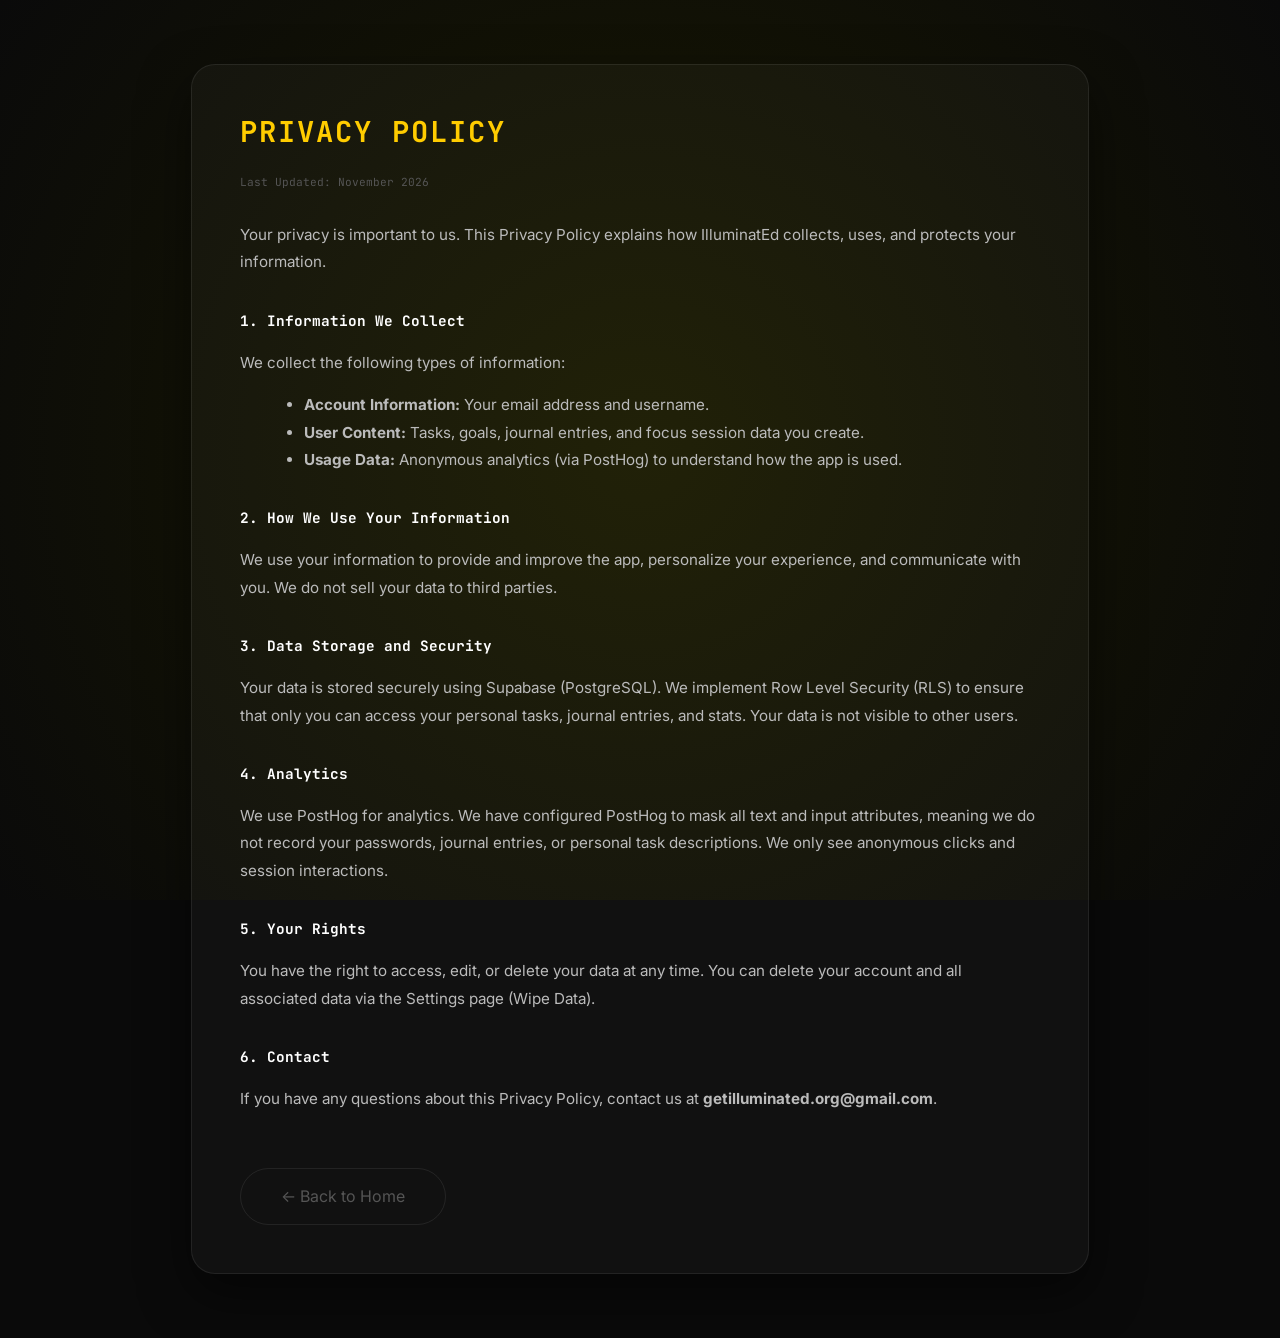
<file: privacy.html>
<!DOCTYPE html>
<html lang="en">
<head>
    <meta charset="UTF-8">
    <meta name="viewport" content="width=device-width, initial-scale=1.0">
    <title>Privacy Policy | IlluminatEd</title>
    <link rel="stylesheet" href="styles.css">
    <link href="https://fonts.googleapis.com/css2?family=Inter:wght@300;400;600&family=Playfair+Display:ital@1&family=JetBrains+Mono:wght@500&display=swap" rel="stylesheet">
</head>
<body style="background: #0a0a0a;">
    <div class="bg-gradient"></div>

    <section class="page active" style="display: flex; justify-content: center; align-items: flex-start; min-height: 100vh; padding: 4rem 1rem;">
        <div class="glass" style="max-width: 800px; width: 100%; padding: 3rem; border-radius: 24px;">
            
            <h1 style="font-family: 'JetBrains Mono'; color: var(--accent); font-size: 1.8rem; letter-spacing: 2px; margin-top: 0;">PRIVACY POLICY</h1>
            <p style="color: #555; font-family: 'JetBrains Mono'; font-size: 0.7rem; margin-bottom: 2rem;">Last Updated: November 2026</p>
            
            <div style="color: #bbb; line-height: 1.8; font-size: 0.95rem; font-family: 'Inter', sans-serif;">
                <p>Your privacy is important to us. This Privacy Policy explains how IlluminatEd collects, uses, and protects your information.</p>

                <h3 style="color: white; font-family: 'JetBrains Mono'; font-size: 0.9rem; margin-top: 2rem;">1. Information We Collect</h3>
                <p>We collect the following types of information:</p>
                <ul style="margin-left: 1.5rem; margin-bottom: 1rem;">
                    <li><strong>Account Information:</strong> Your email address and username.</li>
                    <li><strong>User Content:</strong> Tasks, goals, journal entries, and focus session data you create.</li>
                    <li><strong>Usage Data:</strong> Anonymous analytics (via PostHog) to understand how the app is used.</li>
                </ul>

                <h3 style="color: white; font-family: 'JetBrains Mono'; font-size: 0.9rem; margin-top: 2rem;">2. How We Use Your Information</h3>
                <p>We use your information to provide and improve the app, personalize your experience, and communicate with you. We do not sell your data to third parties.</p>

                <h3 style="color: white; font-family: 'JetBrains Mono'; font-size: 0.9rem; margin-top: 2rem;">3. Data Storage and Security</h3>
                <p>Your data is stored securely using Supabase (PostgreSQL). We implement Row Level Security (RLS) to ensure that only you can access your personal tasks, journal entries, and stats. Your data is not visible to other users.</p>

                <h3 style="color: white; font-family: 'JetBrains Mono'; font-size: 0.9rem; margin-top: 2rem;">4. Analytics</h3>
                <p>We use PostHog for analytics. We have configured PostHog to mask all text and input attributes, meaning we do not record your passwords, journal entries, or personal task descriptions. We only see anonymous clicks and session interactions.</p>

                <h3 style="color: white; font-family: 'JetBrains Mono'; font-size: 0.9rem; margin-top: 2rem;">5. Your Rights</h3>
                <p>You have the right to access, edit, or delete your data at any time. You can delete your account and all associated data via the Settings page (Wipe Data).</p>

                <h3 style="color: white; font-family: 'JetBrains Mono'; font-size: 0.9rem; margin-top: 2rem;">6. Contact</h3>
                <p>If you have any questions about this Privacy Policy, contact us at <strong>getilluminated.org@gmail.com</strong>.</p>
            </div>
            
            <a href="index.html" class="pill-button" style="display: inline-block; margin-top: 2.5rem; text-decoration: none;">← Back to Home</a>
        </div>
    </section>
</body>
</html>
</file>
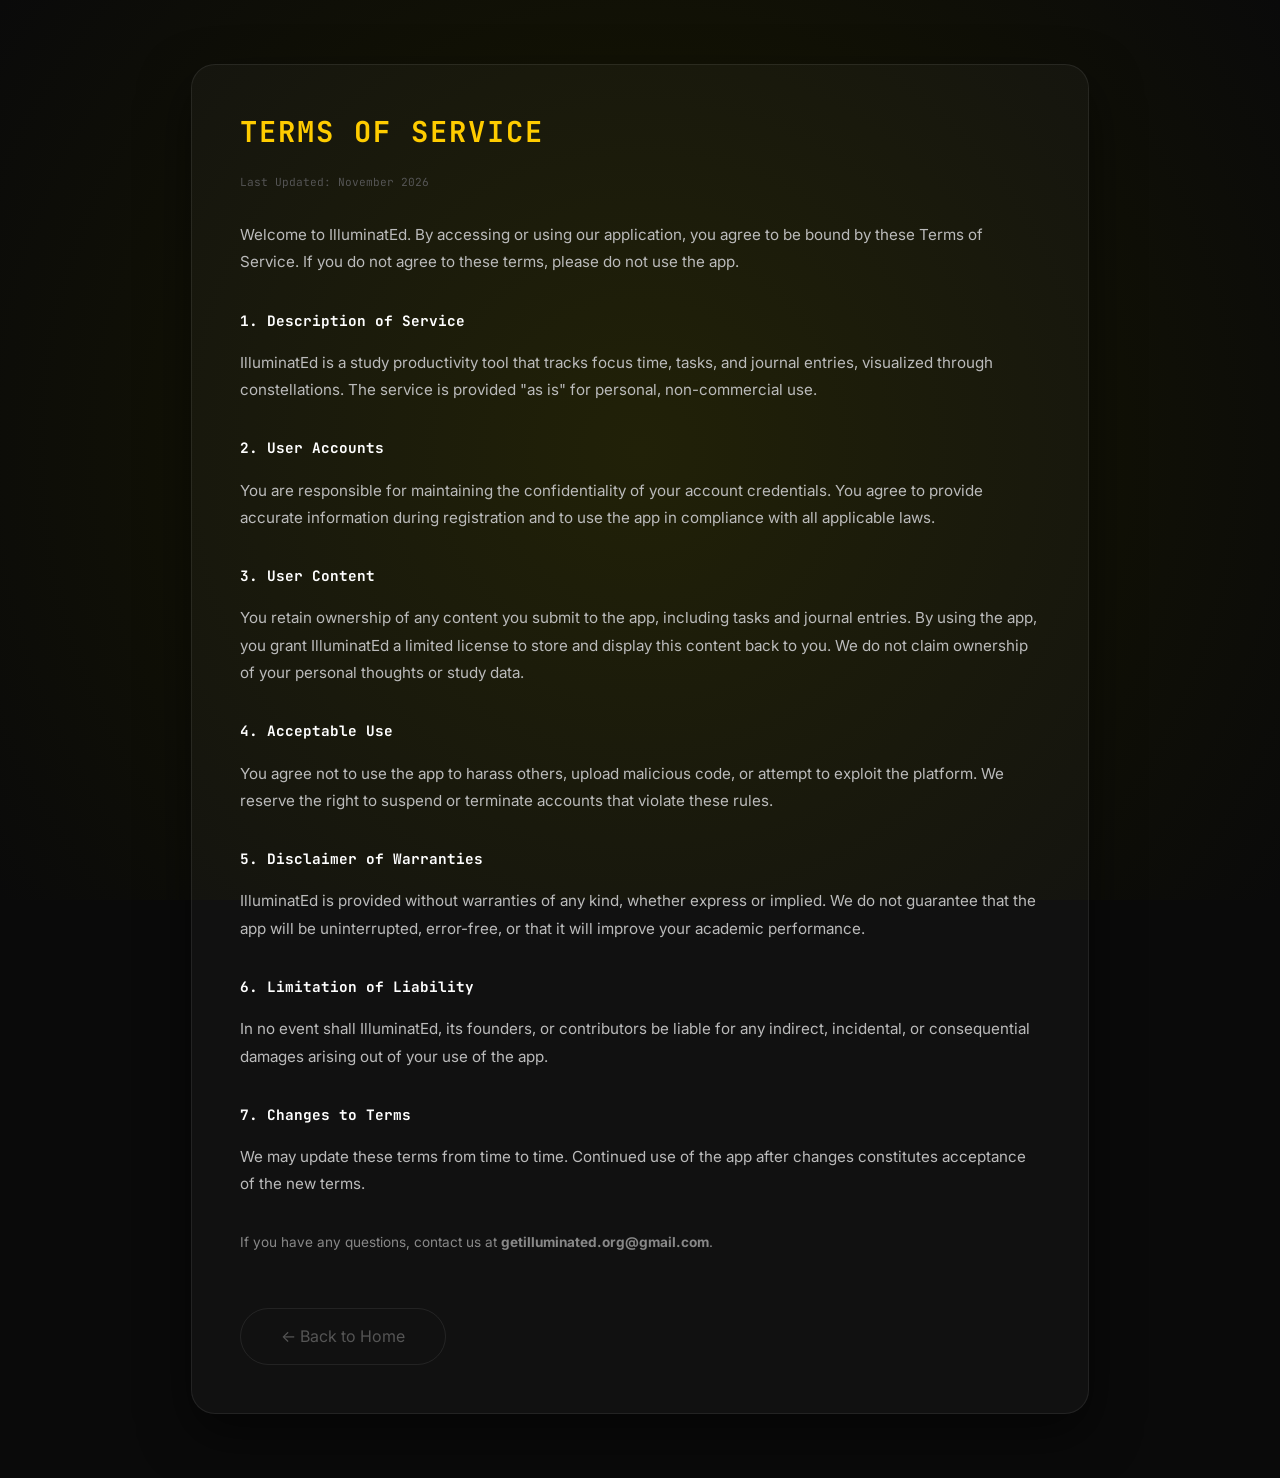
<file: terms.html>
<!DOCTYPE html>
<html lang="en">
<head>
    <meta charset="UTF-8">
    <meta name="viewport" content="width=device-width, initial-scale=1.0">
    <title>Terms of Service | IlluminatEd</title>
    <link rel="stylesheet" href="styles.css">
    <link href="https://fonts.googleapis.com/css2?family=Inter:wght@300;400;600&family=Playfair+Display:ital@1&family=JetBrains+Mono:wght@500&display=swap" rel="stylesheet">
</head>
<body style="background: #0a0a0a;">
    <div class="bg-gradient"></div>

    <section class="page active" style="display: flex; justify-content: center; align-items: flex-start; min-height: 100vh; padding: 4rem 1rem;">
        <div class="glass" style="max-width: 800px; width: 100%; padding: 3rem; border-radius: 24px;">
            
            <h1 style="font-family: 'JetBrains Mono'; color: var(--accent); font-size: 1.8rem; letter-spacing: 2px; margin-top: 0;">TERMS OF SERVICE</h1>
            <p style="color: #555; font-family: 'JetBrains Mono'; font-size: 0.7rem; margin-bottom: 2rem;">Last Updated: November 2026</p>
            
            <div style="color: #bbb; line-height: 1.8; font-size: 0.95rem; font-family: 'Inter', sans-serif;">
                <p>Welcome to IlluminatEd. By accessing or using our application, you agree to be bound by these Terms of Service. If you do not agree to these terms, please do not use the app.</p>

                <h3 style="color: white; font-family: 'JetBrains Mono'; font-size: 0.9rem; margin-top: 2rem;">1. Description of Service</h3>
                <p>IlluminatEd is a study productivity tool that tracks focus time, tasks, and journal entries, visualized through constellations. The service is provided "as is" for personal, non-commercial use.</p>

                <h3 style="color: white; font-family: 'JetBrains Mono'; font-size: 0.9rem; margin-top: 2rem;">2. User Accounts</h3>
                <p>You are responsible for maintaining the confidentiality of your account credentials. You agree to provide accurate information during registration and to use the app in compliance with all applicable laws.</p>

                <h3 style="color: white; font-family: 'JetBrains Mono'; font-size: 0.9rem; margin-top: 2rem;">3. User Content</h3>
                <p>You retain ownership of any content you submit to the app, including tasks and journal entries. By using the app, you grant IlluminatEd a limited license to store and display this content back to you. We do not claim ownership of your personal thoughts or study data.</p>

                <h3 style="color: white; font-family: 'JetBrains Mono'; font-size: 0.9rem; margin-top: 2rem;">4. Acceptable Use</h3>
                <p>You agree not to use the app to harass others, upload malicious code, or attempt to exploit the platform. We reserve the right to suspend or terminate accounts that violate these rules.</p>

                <h3 style="color: white; font-family: 'JetBrains Mono'; font-size: 0.9rem; margin-top: 2rem;">5. Disclaimer of Warranties</h3>
                <p>IlluminatEd is provided without warranties of any kind, whether express or implied. We do not guarantee that the app will be uninterrupted, error-free, or that it will improve your academic performance.</p>

                <h3 style="color: white; font-family: 'JetBrains Mono'; font-size: 0.9rem; margin-top: 2rem;">6. Limitation of Liability</h3>
                <p>In no event shall IlluminatEd, its founders, or contributors be liable for any indirect, incidental, or consequential damages arising out of your use of the app.</p>

                <h3 style="color: white; font-family: 'JetBrains Mono'; font-size: 0.9rem; margin-top: 2rem;">7. Changes to Terms</h3>
                <p>We may update these terms from time to time. Continued use of the app after changes constitutes acceptance of the new terms.</p>

                <p style="margin-top: 2rem; font-size: 0.85rem; color: #888;">If you have any questions, contact us at <strong>getilluminated.org@gmail.com</strong>.</p>
            </div>
            
            <a href="index.html" class="pill-button" style="display: inline-block; margin-top: 2.5rem; text-decoration: none;">← Back to Home</a>
        </div>
    </section>
</body>
</html>
</file>
<file: styles.css>
:root {
    --accent: #ffcc00;
    --accent-dim: rgba(255, 204, 0, 0.1);
    --accent-gold: #d4af37;
    --bg: #0a0a0a;
    --glass: rgba(255, 255, 255, 0.03);
    --glass-hover: rgba(255, 255, 255, 0.05);
    --glass-border: rgba(255, 255, 255, 0.08);
    --text-muted: #666;
    --text-normal: #ccc;
}

body {
    margin: 0;
    background: var(--bg);
    color: white;
    font-family: 'Inter', sans-serif;
    overflow-x: hidden;
}

.bg-gradient {
    position: fixed;
    top: 0;
    left: 0;
    width: 100vw;
    height: 100vh;
    /* Subtle, even vignette to avoid harsh horizontal banding shown in screenshots */
    background: radial-gradient(circle at 50% 50%, #1a1a00 0%, #0a0a0a 100%);
    z-index: -1;
    pointer-events: none;
}

nav {
    display: flex;
    justify-content: space-between;
    padding: 2rem 10%;
    align-items: center;
    backdrop-filter: blur(10px);
    position: relative;
    z-index: 100;
}
.nav-brand { font-family: 'JetBrains Mono'; cursor: pointer; font-weight: bold; color: var(--accent); letter-spacing: 2px; }
.nav-links { display: flex; gap: 2rem; }
.nav-item { 
    color: #555; 
    text-decoration: none; 
    transition: color 0.3s ease; 
    font-size: 0.85rem; 
    position: relative;
    padding-bottom: 6px;
    cursor: pointer;
    user-select: none;
}
.nav-item:hover { color: white; }
.nav-item.active-link { color: white; }
.nav-item.active-link::after {
    content: '';
    position: absolute;
    bottom: 0;
    left: 0;
    width: 100%;
    height: 2px;
    background: linear-gradient(90deg, transparent, var(--accent), transparent);
    animation: underlineExpand 0.4s ease forwards;
}
@keyframes underlineExpand { from { transform: scaleX(0); } to { transform: scaleX(1); } }

/* STRUCTURAL ROUTING FRAMES */
.page { 
    display: none; 
    padding: 1.5rem 10%; 
    min-height: 70vh; 
    animation: fadeIn 0.6s ease forwards; 
    box-sizing: border-box; 
    position: relative;
    z-index: 5;
}
.page.active { display: block; }
@keyframes fadeIn { from { opacity: 0; transform: translateY(12px); } to { opacity: 1; transform: translateY(0); } }

.hero { min-height: 50vh; display: flex; flex-direction: column; align-items: center; justify-content: center; }
.breathing-logo { font-size: 5rem; font-family: 'JetBrains Mono'; letter-spacing: 12px; animation: breathe 4s ease-in-out infinite; margin: 0; }
@keyframes breathe { 0%, 100% { opacity: 0.3; transform: scale(0.97); } 50% { opacity: 1; transform: scale(1); } }
.base-quote { font-family: 'Playfair Display'; font-style: italic; color: #444; margin: 2rem 0; font-size: 1.1rem; text-align: center; }

/* TIMER SETUP */
.timer-container { display: flex; justify-content: center; align-items: center; min-height: 60vh; }
.glass { background: var(--glass); border: 1px solid var(--glass-border); backdrop-filter: blur(25px); border-radius: 32px; box-shadow: 0 20px 50px rgba(0,0,0,0.5); }
.timer-card { padding: 4rem; text-align: center; width: 550px; position: relative; z-index: 20; }
.modes { display: flex; gap: 8px; justify-content: center; margin-bottom: 2rem; position: relative; z-index: 25; }
.mode-btn { background: transparent; border: 1px solid var(--glass-border); color: #555; padding: 8px 18px; border-radius: 50px; cursor: pointer; font-size: 0.8rem; position: relative; z-index: 30; }
.mode-btn.active { border-color: var(--accent); color: white; background: rgba(255,204,0,0.05); }

#time-display { font-size: 5.5rem; font-family: 'JetBrains Mono'; margin: 1.5rem 0; color: white; letter-spacing: -1px; }

/* BUTTONS */
.controls { display: flex; gap: 15px; justify-content: center; position: relative; z-index: 25; }
.glow-button { background: var(--accent); color: black; border: none; padding: 1.1rem 3.5rem; border-radius: 100px; font-weight: 600; cursor: pointer; position: relative; z-index: 30; }
.pill-button { background: transparent; border: 1px solid var(--glass-border); color: #555; padding: 1.1rem 2.5rem; border-radius: 100px; cursor: pointer; outline: none; position: relative; z-index: 30; }
.pill-button.small { padding: 0.8rem 2rem; font-size: 0.9rem; }

/* CUSTOM SETTINGS */
.settings-panel { max-height: 0; opacity: 0; overflow: hidden; transition: 0.5s ease; display: flex; justify-content: center; gap: 15px; position: relative; z-index: 25; }
.settings-panel.open { max-height: 100px; opacity: 1; margin-top: 2rem; }

#custom-min {
    background: transparent;
    border: 1px solid var(--glass-border);
    color: white;
    padding: 0.8rem 2rem;
    border-radius: 100px;
    font-family: 'Inter', sans-serif;
    font-size: 0.9rem;
    max-width: 80px;
    text-align: center;
    outline: none;
    position: relative;
    z-index: 30;
}
#custom-min::-webkit-outer-spin-button,
#custom-min::-webkit-inner-spin-button {
    -webkit-appearance: none;
    margin: 0;
}

/* BENTO STRUCTURE */
.bento-grid { display: grid; grid-template-columns: 1.1fr 0.9fr; gap: 25px; align-items: start; }
.workspace-stack, .metrics-stack { display: flex; flex-direction: column; gap: 25px; }
.card { padding: 2rem; border-radius: 24px; position: relative; }
.card h3 { margin: 0 0 1rem 0; font-family: 'JetBrains Mono'; font-size: 0.85rem; color: #444; text-transform: uppercase; letter-spacing: 1px; }

/* CUSTOM SCROLLBAR DESIGN */
.scroll-list { list-style: none; padding: 0; margin: 0; max-height: 20vh; overflow-y: auto; }
.scroll-list::-webkit-scrollbar { width: 6px; background: transparent; }
.scroll-list::-webkit-scrollbar-track { background: transparent; }
.scroll-list::-webkit-scrollbar-thumb { background: rgba(255, 204, 0, 0.1); border-radius: 10px; transition: background 0.3s; }
.scroll-list:hover::-webkit-scrollbar-thumb { background: rgba(255, 204, 0, 0.3); box-shadow: 0 0 8px rgba(255, 204, 0, 0.2); }

/* INPUT LOGS */
.input-box { display: flex; gap: 10px; margin-bottom: 1.2rem; position: relative; z-index: 20; }
.input-box input { flex: 1; background: rgba(255,255,255,0.01); border: 1px solid var(--glass-border); color: white; padding: 12px 16px; border-radius: 14px; outline: none; position: relative; z-index: 25; }
.input-box input:focus { border-color: var(--accent); }
.input-box button { background: none; border: 1px solid var(--glass-border); color: #555; width: 45px; border-radius: 14px; cursor: pointer; position: relative; z-index: 25; }
.input-box button:hover { color: var(--accent); border-color: var(--accent); }

.scroll-list li { display: flex; justify-content: space-between; align-items: center; padding: 12px 6px; border-bottom: 1px solid rgba(255,255,255,0.02); }
.scroll-list li span { font-size: 0.95rem; color: #ccc; text-align: left; word-break: break-all; }

input[type="checkbox"] {
    -webkit-appearance: none;
    appearance: none;
    width: 16px;
    height: 16px;
    border: 1px solid #333;
    border-radius: 4px;
    cursor: pointer;
    margin-left: 15px;
    flex-shrink: 0;
    transition: background 0.2s;
    position: relative;
    z-index: 25;
}
input[type="checkbox"]:checked { background: var(--accent); border-color: var(--accent); }

/* METRICS STACK BOXES */
.streak-box { display: flex; flex-direction: column; gap: 12px; padding: 1.2rem 2rem; }
.streak-meta { display: flex; justify-content: space-between; align-items: center; }
.streak-meta .label { font-family: 'JetBrains Mono'; font-size: 0.65rem; color: #444; letter-spacing: 1px; }
.streak-meta .count { font-family: 'JetBrains Mono'; font-size: 1.15rem; color: var(--accent); font-weight: bold; }
.trail-container { height: 20px; position: relative; background: rgba(0,0,0,0.2); border-radius: 6px; overflow: hidden; width: 100%; }
#trail-canvas { width: 100%; height: 100%; display: block; }

/* CANVAS PREVIEW CONFIG */
.constellation-box { display: flex; flex-direction: column; }
.constellation-header { display: flex; justify-content: space-between; align-items: center; margin-bottom: 1rem; }
.constellation-header h3 { margin: 0; }
.difficulty-tag { font-family: 'JetBrains Mono'; font-size: 0.65rem; background: rgba(255,204,0,0.06); color: var(--accent); padding: 3px 10px; border-radius: 4px; border: 1px solid rgba(255,204,0,0.15); }
.canvas-container { width: 100%; height: 180px; background: rgba(0,0,0,0.25); border-radius: 14px; position: relative; overflow: hidden; }
#app-canvas { width: 100%; height: 100%; display: block; position: absolute; top:0; left:0; }

/* =========================
   THOUGHTS (INLINE STUDIO)
   ========================= */

   .studio-tabs{
    display: none;
}

.thoughts-studio-shell {
    position: relative;
    padding-top: 90px;
    min-height: 70vh;
}

.thoughts-controls {
    position: fixed;
    top: 0;
    left: 0;
    width: 100%;
    height: 70px;
    background: transparent;
    border-bottom: none;
    display: flex;
    justify-content: center;
    align-items: center;
    gap: 12px;
    z-index: 99999;
    backdrop-filter: blur(10px);
    padding: 0 12px;
}

.thoughts-controls .toggle-sidebar-btn,
.thoughts-controls .chronicle-btn {
    background: rgba(20,20,20,0.95);
    border: 1px solid rgba(255,255,255,0.12);
    color: #ccc;
    padding: 0.95rem 1.4rem;
    border-radius: 100px;
    cursor: pointer;
    font-family: 'JetBrains Mono', monospace;
    font-size: 0.85rem;
    font-weight: 600;
    letter-spacing: 0.04em;
    transition: transform 0.2s ease, border-color 0.2s ease, background 0.2s ease, color 0.2s ease;
}

.thoughts-controls .toggle-sidebar-btn:hover,
.thoughts-controls .chronicle-btn:hover {
    transform: translateY(-1px);
    border-color: var(--accent);
    color: white;
    background: rgba(255,204,0,0.08);
}

.thoughts-controls .chronicle-btn {
    background: rgba(255,204,0,0.1);
    color: var(--accent);
    border-color: rgba(255,204,0,0.25);
}

.thoughts-controls .chronicle-btn:hover {
    background: var(--accent);
    color: black;
}

/* Layout container (match app bento) */
.thoughts-workspace-container {
    display: flex;
    gap: 25px;
    width: 100%;
    max-width: 1300px;
    margin: 0 auto;
    flex-wrap: nowrap;
    align-items: stretch;
    justify-content: space-between;
    padding: 70px 6% 2.2rem;
    box-sizing: border-box;
    opacity: 1;
    transform: scale(1);
    transition: all 0.5s cubic-bezier(0.34, 1.56, 0.64, 1), opacity 0.4s ease;
}

.thoughts-workspace-container .archive-sidebar,
.thoughts-workspace-container .journal-card {
    background: rgba(255, 255, 255, 0.06) !important;
    border: 1px solid rgba(255, 255, 255, 0.12) !important;
    backdrop-filter: blur(25px);
    border-radius: 28px;
    box-shadow: 0 20px 50px rgba(0,0,0,0.35);
    overflow: hidden;
}

.thoughts-workspace-container .journal-card {
    flex: 1 1 68%;
    min-width: 360px;
    transition: all 0.35s cubic-bezier(0.2,0.9,0.2,1);
}

.thoughts-workspace-container .archive-sidebar {
    flex: 0 0 28%;
    min-width: 180px;
    max-width: 320px;
    transform: translateX(-12px);
    display: flex;
    flex-direction: column;
    gap: 24px;
    padding: 1.5rem;
    min-height: 520px;
    overflow: hidden;
}

.thoughts-workspace-container .archive-sidebar {
    transition: transform 0.32s cubic-bezier(0.2,0.9,0.2,1), opacity 0.32s cubic-bezier(0.2,0.9,0.2,1), width 0.32s ease;
}
.thoughts-workspace-container .archive-sidebar.shrink-out {
    opacity: 0;
    transform: translateX(-20px) scale(0.98);
}
.thoughts-workspace-container .archive-sidebar.hide-mode {
    display: none !important;
}

.thoughts-workspace-container.focus-mode {
    justify-content: center;
}

.thoughts-workspace-container.focus-mode .archive-sidebar {
    width: 0 !important;
    padding: 0 !important;
    margin: 0 !important;
    opacity: 0 !important;
    transform: translateX(-24px) !important;
    pointer-events: none !important;
    border: none !important;
}

.thoughts-workspace-container.focus-mode .journal-card {
    flex: 0 0 700px;
    max-width: 700px;
    width: 700px;
    min-width: 700px;
    margin: 0 auto !important;
    transform: translateX(-100px) !important;
    transition: all 0.35s cubic-bezier(0.2,0.9,0.2,1) !important;
    animation: journal-pop 360ms cubic-bezier(0.2,0.9,0.2,1) both;
}

@keyframes journal-pop {
    0% { transform: translateY(0) scale(1); }
    60% { transform: translateY(-10px) scale(1.06); }
    100% { transform: translateY(-6px) scale(1.03); }
}

.thoughts-workspace-container .archive-sidebar > .archive-section:not(.studio-panel) {
    display: flex;
    flex-direction: column;
    gap: 1rem;
}

.thoughts-workspace-container .archive-sidebar .archive-section h4 {
    margin: 0;
    font-family: 'JetBrains Mono', monospace;
    font-size: 0.75rem;
    color: #ccc;
    text-transform: uppercase;
    letter-spacing: 1px;
}

.thoughts-workspace-container .archive-sidebar .page-changer-header-row {
    display: flex;
    align-items: center;
    justify-content: space-between;
    background: rgba(255,255,255,0.03);
    border: 1px solid rgba(255,255,255,0.08);
    padding: 0.85rem 1rem;
    border-radius: 14px;
}

.thoughts-workspace-container .archive-sidebar .page-changer-header-row span {
    font-family: 'JetBrains Mono', monospace;
    font-size: 0.7rem;
    color: #bbb;
    letter-spacing: 1px;
}

.thoughts-workspace-container .archive-sidebar .tri-arrow-btn {
    background: transparent;
    border: none;
    color: #ddd;
    cursor: pointer;
    font-size: 0.82rem;
    padding: 0 6px;
    transition: color 0.2s ease, transform 0.2s ease;
}

.thoughts-workspace-container .archive-sidebar .tri-arrow-btn:hover {
    color: white;
    transform: scale(1.2);
}

.thoughts-workspace-container .archive-sidebar .title-box-container {
    width: 100%;
    display: flex;
    justify-content: center;
    margin-bottom: 0.5rem;
}

.thoughts-workspace-container .archive-sidebar #book-title {
    background: rgba(255,255,255,0.04);
    border: 1px solid rgba(255,255,255,0.1);
    color: #f2f2f2;
    font-family: 'Playfair Display', serif;
    font-size: 1rem;
    font-style: italic;
    text-align: center;
    width: 90%;
    max-width: 220px;
    outline: none;
    border-radius: 12px;
    padding: 0.8rem 1rem;
    transition: all 0.2s ease;
}

.thoughts-workspace-container .archive-sidebar #book-title:focus {
    border-color: var(--accent);
    background: rgba(255,255,255,0.1);
}

.thoughts-workspace-container .archive-sidebar .book-view-wrapper {
    width: 100%;
    display: flex;
    justify-content: center;
    align-items: center;
    padding: 0.5rem 0;
}

.thoughts-workspace-container .archive-sidebar .book-preview-card {
    background: rgba(255,255,255,0.05);
    border: 1px solid rgba(255,255,255,0.1);
    border-radius: 16px;
    width: 100%;
    max-width: 260px;
    height: 170px;
    position: relative;
    box-shadow: 0 15px 35px rgba(0,0,0,0.35);
    display: flex;
    overflow: hidden;
    transition: background 0.3s ease;
}

.thoughts-workspace-container .archive-sidebar .book-preview-card::after {
    content: '';
    position: absolute;
    left: 50%; top: 0;
    width: 2px; height: 100%;
    background: linear-gradient(90deg, rgba(255,255,255,0.12), rgba(255,255,255,0.02) 50%, rgba(255,255,255,0.12));
    z-index: 10;
}

.thoughts-workspace-container .archive-sidebar .book-texture-layer {
    position: absolute;
    top: 0; left: 0; width: 100%; height: 100%;
    pointer-events: none;
    opacity: 0.08;
    z-index: 1;
}

.thoughts-workspace-container .archive-sidebar .book-half {
    width: 50%;
    height: 100%;
    box-sizing: border-box;
    padding: 12px;
    position: relative;
    z-index: 2;
    display: flex;
    flex-direction: column;
    justify-content: space-between;
}

.thoughts-workspace-container .archive-sidebar .book-left-half {
    border-right: 1px solid rgba(255,255,255,0.08);
    align-items: center;
    justify-content: center;
}

.thoughts-workspace-container .archive-sidebar .book-right-half {
    background: var(--book-page, rgba(255,255,255,0.08));
    transition: background 0.3s ease;
}

.thoughts-workspace-container .archive-sidebar .book-title-static {
    color: #f3f3f3;
    font-family: 'Playfair Display', serif;
    font-size: 0.95rem;
    font-style: italic;
    text-align: center;
    width: 100%;
    word-wrap: break-word;
}

.thoughts-workspace-container .archive-sidebar .book-page-body {
    font-family: 'Inter', sans-serif;
    font-size: 0.1rem;
    color: var(--page-text, #ddd);
    line-height: 1.4;
    margin: 0;
    margin-top: 14px;
    overflow-y: auto;
    white-space: pre-wrap;
    overflow-wrap: break-word;
    word-break: break-word;
    display: block;
    max-height: 100%;
}

.thoughts-workspace-container .archive-sidebar .book-page-body::-webkit-scrollbar {
    width: 6px;
}

.thoughts-workspace-container .archive-sidebar .book-page-body::-webkit-scrollbar-thumb {
    background: rgba(255,255,255,0.1);
    border-radius: 10px;
}

.thoughts-workspace-container .archive-sidebar .flipping-page-mesh {
    position: absolute;
    top: 0;
    width: 50%;
    height: 100%;
    background: var(--cover-color, rgba(0,0,0,0.5));
    box-shadow: inset 10px 0 20px rgba(0,0,0,0.4);
    transition: transform 0.4s ease-in-out, opacity 0.4s;
    z-index: 5;
    pointer-events: none;
    opacity: 0;
}

.thoughts-workspace-container .archive-sidebar .flipping-page-mesh.flip-forward {
    left: 50%;
    transform-origin: left center;
    opacity: 1;
    transform: rotateY(-180deg);
}

.thoughts-workspace-container .archive-sidebar .flipping-page-mesh.flip-backward {
    right: 50%;
    transform-origin: right center;
    opacity: 1;
    transform: rotateY(180deg);
}

.thoughts-workspace-container .archive-sidebar .book-meta {
    font-family: 'JetBrains Mono', monospace;
    font-size: 0.65rem;
    color: var(--accent);
    text-align: center;
    margin-top: 0.5rem;
}

.thoughts-workspace-container .archive-sidebar .page-turner-ui {
    display: flex;
    align-items: center;
    justify-content: center;
    gap: 16px;
    margin-top: 0.6rem;
}

.thoughts-workspace-container .archive-sidebar .turn-btn {
    background: rgba(255,255,255,0.05);
    border: 1px solid rgba(255,255,255,0.12);
    color: #eee;
    border-radius: 999px;
    width: 30px;
    height: 30px;
    cursor: pointer;
    font-size: 0.75rem;
    display: flex;
    align-items: center;
    justify-content: center;
    transition: transform 0.2s ease, border-color 0.2s ease;
}

.thoughts-workspace-container .archive-sidebar .turn-btn:hover {
    border-color: var(--accent);
    transform: scale(1.05);
}

.thoughts-workspace-container .archive-sidebar .turn-indicator {
    font-family: 'JetBrains Mono', monospace;
    font-size: 0.68rem;
    color: #bbb;
}

.thoughts-workspace-container .archive-sidebar .design-matrix {
    display: flex;
    flex-direction: column;
    gap: 10px;
    background: rgba(255,255,255,0.03);
    padding: 12px;
    border-radius: 20px;
    border: 1px solid rgba(255,255,255,0.08);
}

.thoughts-workspace-container .archive-sidebar .matrix-row {
    display: flex;
    align-items: center;
    justify-content: space-between;
    gap: 8px;
}

.thoughts-workspace-container .archive-sidebar .matrix-row span {
    font-family: 'JetBrains Mono', monospace;
    font-size: 0.65rem;
    color: #ccc;
}

.thoughts-workspace-container .archive-sidebar .swatch-group {
    display: flex;
    gap: 6px;
}

.thoughts-workspace-container .archive-sidebar .swatch {
    width: 18px;
    height: 18px;
    border-radius: 6px;
    cursor: pointer;
    border: 1px solid rgba(255,255,255,0.12);
    transition: transform 0.2s ease;
}

.thoughts-workspace-container .archive-sidebar .swatch:hover {
    transform: scale(1.15);
}

.thoughts-workspace-container .archive-sidebar .entry-history-list {
    list-style: none;
    padding: 0;
    margin: 0;
    display: flex;
    flex-direction: column;
    gap: 6px;
    max-height: 220px;
    overflow-y: auto;
}

.thoughts-workspace-container .archive-sidebar .entry-history-list::-webkit-scrollbar {
    width: 4px;
}

.thoughts-workspace-container .archive-sidebar .entry-history-list::-webkit-scrollbar-thumb {
    background: rgba(255,204,0,0.18);
    border-radius: 999px;
}

.thoughts-workspace-container .archive-sidebar .entry-history-list::-webkit-scrollbar-track {
    background: transparent;
}

.thoughts-workspace-container .archive-sidebar .history-item {
    background:rgba(255,255,255,.04);

    border:1px solid rgba(255,255,255,.08);

    border-radius:20px;

    padding:20px;

    cursor:pointer;

    transition:.25s;

    display:flex;

    flex-direction:column;

    gap:12px;

}
.history-item:hover{

    transform:translateY(-2px);

    border-color:var(--accent);

    box-shadow:
        0 15px 40px rgba(0,0,0,.35),
        0 0 18px rgba(255,204,0,.12);

}
.receipt-day{

    font-family:'JetBrains Mono',monospace;

    font-size:1rem;

    font-weight:700;

    color:white;

    letter-spacing:3px;

    text-align:center;

}
.receipt-date{

    font-family:'JetBrains Mono',monospace;

    font-size:.68rem;

    color:#8f8f8f;

    letter-spacing:2px;

    text-align:center;

    text-transform:uppercase;

}
.receipt-divider{

    width:100%;

    height:1px;

    background:rgba(255,255,255,.08);

}
.receipt-meta{

    text-align:center;

    font-family:'JetBrains Mono',monospace;

    font-size:.62rem;

    color:var(--accent);

    letter-spacing:2px;

}

.thoughts-workspace-container .archive-sidebar .history-item:hover {
    color: white;
    background: rgba(255,255,255,0.08);
}

.thoughts-workspace-container .journal-card {
    flex: 1 1 68%;
    min-width: 280px;
    display: flex;
    flex-direction: column;
    gap: 1.5rem;
    padding: 2rem;
}

.thoughts-workspace-container .journal-card .journal-header {
    display: flex;
    justify-content: space-between;
    align-items: center;
    gap: 1rem;
    flex-wrap: wrap;
}

.thoughts-workspace-container .journal-card .journal-header h3 {
    margin: 0;
    font-family: 'JetBrains Mono', monospace;
    font-size: 0.95rem;
    color: #eee;
    text-transform: uppercase;
    letter-spacing: 1px;
}

.thoughts-workspace-container .journal-card .textarea-container {
    position: relative;
    width: 100%;
    min-height: 620px;
    border-radius: 24px;
    background: rgba(255,255,255,0.03);
    padding: 1rem;
    box-sizing: border-box;
}

.thoughts-workspace-container .journal-card .commit-row {
    display: flex;
    justify-content: flex-end;
    margin-top: 0.5rem;
}

.thoughts-workspace-container .journal-card .commit-btn {
    background: rgba(20,20,20,0.95);
    border: 1px solid rgba(255,204,0,0.25);
    color: var(--accent);
    padding: 0.95rem 1.6rem;
    border-radius: 999px;
    cursor: pointer;
    font-family: 'JetBrains Mono', monospace;
    font-size: 0.85rem;
    font-weight: 700;
    letter-spacing: 0.06em;
    transition: transform 0.2s ease, background 0.2s ease, border-color 0.2s ease, color 0.2s ease;
}

.thoughts-workspace-container .journal-card .commit-btn:hover {
    transform: translateY(-1px);
    background: var(--accent);
    color: #111;
    border-color: var(--accent);
}

.thoughts-workspace-container #journal-input {
    width: 100%;
    height: 100%;
    min-height: 360px;
    background: transparent;
    border: none;
    outline: none;
    color: #eee;
    font-family: 'Inter', sans-serif;
    font-size: 0.95rem;
    line-height: 1.65;
    padding: 0.5rem;
    box-sizing: border-box;
    white-space: pre-wrap;
    word-wrap: break-word;
    overflow-y: auto;
}

.thoughts-workspace-container .faint-overlay-quote {
    position: absolute;
    top: 1.25rem;
    left: 1.25rem;
    right: 1.25rem;
    color: rgba(255, 255, 255, 0.12);
    font-family: 'Playfair Display', serif;
    font-style: italic;
    font-size: 1.3rem;
    line-height: 1.45;
    pointer-events: none;
    white-space: pre-wrap;
    overflow-wrap: break-word;
    user-select: none;
    transition: opacity 0.4s ease;
}

.thoughts-workspace-container #book-mirror-text {
    font-size: 0.5rem;
}

/* Improve receipt log spacing */
.thoughts-workspace-container .entry-history-list {
    max-height: 200px;
}

.thoughts-workspace-container.hide-mode { display: none !important; }
.thoughts-workspace-container.shrink-out { opacity: 0; transform: scale(0.92); pointer-events: none; }
.thoughts-workspace-container.focus-mode .archive-sidebar {
    width: 0;
    padding: 0;
    margin: 0;
    opacity: 0;
    transform: translateX(-30px);
    pointer-events: none;
    border: none;
}

.stage {
    display: none;
    flex-direction: column;
    align-items: center;
    justify-content: center;
    margin-top: 1rem;
    width: 100%;
    transition: all 0.8s cubic-bezier(0.34, 1.56, 0.64, 1), opacity 0.4s ease;
    opacity: 0;
    transform: scale(0.92);
}

.stage.show-mode {
    display: flex !important;
}

.stage.grow-in {
    opacity: 1;
    transform: scale(1);
}

#realistic-stage {
    width: 100%;
    max-width: 420px;
    min-height: 560px;
    margin: 0 auto;
    align-items: center;
    justify-content: center;
    position: relative;
    overflow: hidden;
}

#realistic-stage .single-deck-card {
    width: 100%;
    min-height: 560px;
    border-radius: 20px;
    position: relative;
    box-shadow: 0 30px 70px rgba(0,0,0,0.6);
    transition: all 0.4s cubic-bezier(0.4, 0, 0.2, 1);
    overflow: hidden;
    display: flex;
    align-items: center;
    justify-content: center;
}

#realistic-stage .single-deck-card.display-cover,
#realistic-stage .single-deck-card.display-page {
    width: 100%;
    min-height: 560px;
}

#realistic-stage .single-deck-card.display-cover {
    background: linear-gradient(135deg, #2b1f11 0%, #1c150c 100%);
    border: 3px solid var(--accent-gold);
    display: flex;
    flex-direction: column;
    justify-content: center;
    align-items: center;
    padding: 2rem 1.5rem;
    box-sizing: border-box;
    text-align: center;
    box-shadow: 0 0 0 2px #0a0a0a, 0 0 20px rgba(212, 175, 55, 0.4), inset 0 0 15px rgba(212, 175, 55, 0.1);
}

#realistic-stage .single-deck-card.display-page {
    border: none;
    padding: 1.5rem 1.2rem;
    box-sizing: border-box;
    display: flex;
    flex-direction: column;
    transition: background-color 0.3s ease, color 0.3s ease;
}

#realistic-stage .content-transition-layer {
    width: 100%;
    height: 100%;
    transition: opacity 0.25s ease-in-out;
    opacity: 1;
    display: flex;
    flex-direction: column;
}

#realistic-stage .content-transition-layer.is-switching { opacity: 0; }

#realistic-stage .cover-title-text {
    font-family: 'Cinzel', serif;
    color: var(--accent-gold);
    font-size: 2.2rem;
    margin: 0;
    letter-spacing: 2px;
    text-shadow: 0px 4px 10px rgba(0,0,0,0.6);
}

#realistic-stage .cover-separator {
    width: 70px;
    height: 2px;
    background: var(--accent-gold);
    margin: 2rem 0;
}

#realistic-stage .cover-sub-text {
    font-size: 1rem;
    color: #8c7653;
    text-transform: uppercase;
    letter-spacing: 4px;
    font-family: 'IM Fell English SC', serif;
    margin: 0;
}

#realistic-stage .page-header-real {
    font-family: 'Cinzel', serif;
    font-size: 0.75rem;
    color: #8a7a63;
    letter-spacing: 2px;
    border-bottom: 1px solid rgba(0,0,0,0.08);
    padding-bottom: 8px;
    margin-bottom: 1.5rem;
    text-transform: uppercase;
}

#realistic-stage .page-body-real {
    font-family: 'Playfair Display', serif;
    font-size: 1.1rem;
    line-height: 1.7;
    height: 380px;
    overflow-y: auto;
    white-space: pre-wrap;
    word-wrap: break-word;
    word-break: break-word;
    padding-right: 8px;
}

#realistic-stage .page-body-real::-webkit-scrollbar {
    width: 6px;
}

#realistic-stage .page-body-real::-webkit-scrollbar-thumb {
    background: rgba(255,255,255,0.16);
    border-radius: 999px;
}

#realistic-stage .realistic-navigation-ui {
    display: flex;
    gap: 16px;
    margin-top: 1.5rem;
    align-items: center;
    justify-content: center;
}

#realistic-stage .turn-btn {
    width: 44px;
    height: 44px;
    border-radius: 14px;
    border: 1px solid rgba(255,255,255,0.16);
    background: rgba(20,20,20,0.9);
    color: #eee;
    font-size: 1rem;
    cursor: pointer;
    display: grid;
    place-items: center;
    transition: transform 0.2s ease, border-color 0.2s ease, background 0.2s ease, color 0.2s ease;
}

#realistic-stage .turn-btn:hover {
    transform: translateY(-1px);
    border-color: var(--accent);
    background: rgba(255,204,0,0.18);
    color: #111;
}

#realistic-stage .turn-indicator {
    font-family: 'JetBrains Mono', monospace;
    font-size: 0.82rem;
    color: #eee;
    letter-spacing: 0.1em;
    text-transform: uppercase;
}

.workspace-container.hide-mode { display: none !important; }
.workspace-container.shrink-out { opacity: 0; transform: scale(0.92); pointer-events: none; }

.content-transition-layer.is-switching { opacity: 0; }

.flipping-page-mesh.flip-forward { left: 50%; transform-origin: left center; opacity: 1; transform: rotateY(-180deg); }
.flipping-page-mesh.flip-backward { right: 50%; transform-origin: right center; opacity: 1; transform: rotateY(180deg); }




/* LAUNCHPAD GRID MODULE OVERLAYS */
.filter-bar, .sub-filter-bar { display: flex; justify-content: center; gap: 10px; margin-bottom: 1.5rem; flex-wrap: wrap; }

.sub-filter-bar { margin-bottom: 3rem; background: rgba(255, 255, 255, 0.01); padding: 12px; border-radius: 100px; border: 1px solid rgba(255, 255, 255, 0.02); max-width: fit-content; margin-left: auto; margin-right: auto; }
.sub-filter-bar.hidden { display: none; }
.filter-btn { background: var(--glass); border: 1px solid var(--glass-border); color: var(--text-normal); padding: 10px 20px; border-radius: 100px; cursor: pointer; font-size: 0.85rem; transition: all 0.3s ease; }
.sub-btn { padding: 6px 14px; font-size: 0.75rem; background: transparent; border-color: rgba(255, 255, 255, 0.1); }
.filter-btn:hover { border-color: rgba(255, 204, 0, 0.3); color: white; }
.filter-btn.active { background: var(--accent-dim); border-color: var(--accent); color: var(--accent); box-shadow: 0 0 15px rgba(255, 204, 0, 0.1); }

.opps-grid { display: grid; grid-template-columns: repeat(auto-fill, minmax(320px, 1fr)); gap: 25px; }
.opp-card { background: var(--glass); border: 1px solid var(--glass-border); border-radius: 24px; padding: 1.8rem; display: flex; flex-direction: column; justify-content: space-between; min-height: 220px; backdrop-filter: blur(20px); animation: fadeIn 0.4s ease forwards; }
.opp-card:hover { transform: translateY(-3px); border-color: rgba(255, 204, 0, 0.2); background: var(--glass-hover); }
.card-top { display: flex; justify-content: space-between; align-items: flex-start; margin-bottom: 1rem; }
.category-badge { font-family: 'JetBrains Mono', monospace; font-size: 0.65rem; background: rgba(255, 255, 255, 0.03); border: 1px solid var(--glass-border); padding: 4px 10px; border-radius: 6px; color: #888; text-transform: uppercase; }
.tag-badge { font-family: 'JetBrains Mono', monospace; font-size: 0.6rem; color: var(--accent); background: rgba(255, 204, 0, 0.05); padding: 2px 6px; border-radius: 4px; margin-left: 5px; }
.deadline-tag { font-family: 'JetBrains Mono', monospace; font-size: 0.65rem; color: #ff5500; }
.opp-card h3 { margin: 0 0 0.6rem 0; font-size: 1.2rem; font-weight: 600; line-height: 1.3; color: white; letter-spacing: -0.5px; }
.opp-card p { margin: 0 0 1.5rem 0; font-size: 0.85rem; color: #777; line-height: 1.6; flex-grow: 1; }
.card-footer { display: flex; justify-content: space-between; align-items: center; }
.opp-meta { font-size: 0.75rem; color: #444; font-family: 'JetBrains Mono', monospace; }
.apply-link { color: var(--accent); text-decoration: none; font-size: 0.85rem; font-weight: 600; }
/* ARCHIVE VAULT SCREEN DESIGN */
.vault-hero { text-align: center; margin-bottom: 1.5rem; }
.vault-hero h2 { font-family: 'JetBrains Mono'; font-size: 2rem; letter-spacing: 4px; margin: 0; color: white; }
.vault-subtitle { font-family: 'Playfair Display'; font-style: italic; color: #555; margin: 0.5rem 0 0 0; font-size: 1rem; }
.vault-container { max-width: 900px; margin: 0 auto; padding: 2.5rem; border-radius: 28px; }
.vault-grid-layout { display: grid; grid-template-columns: repeat(auto-fill, minmax(240px, 1fr)); gap: 20px; max-height: 48vh !important; }
.vault-card { background: rgba(255,255,255,0.01); border: 1px solid rgba(255,255,255,0.03); padding: 1.5rem; border-radius: 18px; display: flex; flex-direction: column; gap: 12px; text-align: center; transition: border 0.3s ease; }
.vault-card:hover { border-color: rgba(255,204,0,0.2); }
.vault-card .title { font-family: 'JetBrains Mono'; font-size: 0.9rem; color: #ccc; letter-spacing: 1px; }
.vault-card .icon { font-size: 0.95rem; }
.vault-card .stars { color: var(--accent); font-size: 0.75rem; letter-spacing: 2px; opacity: 0.8; }
.vault-card .date { font-size: 0.7rem; color: #333; font-family: 'JetBrains Mono'; }
.empty-vault-notice { grid-column: 1 / -1; text-align: center; color: #333; font-style: italic; padding: 3rem 0; font-size: 0.95rem; }

/* Entry divider inside a day's log */
.entry-divider {
    border: none;
    height: 1px;
    width: 55%;
    margin: 1.75rem auto;
    background: linear-gradient(
        90deg,
        transparent 0%,
        rgba(255, 204, 0, 0.75) 60%,
        transparent 100%
    );
    box-shadow: 0 0 12px rgba(255, 204, 0, 0.12);
    opacity: 0.85;
}

.thoughts-workspace-container #journal-input hr.entry-divider {
    pointer-events: none;
    user-select: none;
    display: block;
}
/* =========================
   MOBILE PAST / NOW
========================= */

.mobile-past-btn { display: none; }
.mobile-history-overlay { display: none; }

/* =========================
   SLEEP MODAL (12AM–4AM)
========================= */

.sleep-modal {
    display: none;
    position: fixed;
    inset: 0;
    background: rgba(0, 0, 0, 0.75);
    backdrop-filter: blur(10px);
    -webkit-backdrop-filter: blur(10px);
    z-index: 100000;
    align-items: center;
    justify-content: center;
    padding: 1.5rem;
    box-sizing: border-box;
}

.sleep-modal.open {
    display: flex;
    animation: sleepFadeIn 0.4s ease;
}

@keyframes sleepFadeIn {
    from { opacity: 0; }
    to { opacity: 1; }
}

.sleep-modal-card {
    background: linear-gradient(135deg, #14110a 0%, #0a0a0a 100%);
    border: 1px solid rgba(255, 204, 0, 0.25);
    border-radius: 28px;
    padding: 2.5rem 2rem;
    max-width: 420px;
    width: 100%;
    text-align: center;
    box-shadow:
        0 30px 80px rgba(0, 0, 0, 0.7),
        0 0 60px rgba(255, 204, 0, 0.08);
    animation: sleepCardIn 0.5s cubic-bezier(0.2, 0.9, 0.2, 1);
}

@keyframes sleepCardIn {
    from { transform: translateY(20px) scale(0.96); opacity: 0; }
    to { transform: translateY(0) scale(1); opacity: 1; }
}

.sleep-modal-icon {
    font-size: 2.5rem;
    margin-bottom: 1rem;
    filter: drop-shadow(0 0 12px rgba(255, 204, 0, 0.4));
}

.sleep-modal-title {
    font-family: 'JetBrains Mono', monospace;
    font-size: 1.4rem;
    letter-spacing: 4px;
    color: var(--accent);
    margin: 0 0 1.25rem 0;
    text-shadow: 0 0 20px rgba(255, 204, 0, 0.3);
}

.sleep-modal-text {
    font-family: 'Playfair Display', serif;
    font-style: italic;
    font-size: 1rem;
    line-height: 1.65;
    color: #bbb;
    margin: 0 0 2rem 0;
}

.sleep-modal-btn {
    background: transparent;
    border: 1px solid rgba(255, 204, 0, 0.4);
    color: var(--accent);
    padding: 0.95rem 1.8rem;
    border-radius: 999px;
    font-family: 'JetBrains Mono', monospace;
    font-size: 0.8rem;
    font-weight: 700;
    letter-spacing: 0.08em;
    cursor: pointer;
    transition: background 0.25s ease, color 0.25s ease, border-color 0.25s ease;
}

.sleep-modal-btn:hover,
.sleep-modal-btn:active {
    background: var(--accent);
    color: #111;
    border-color: var(--accent);
}
/* ===== CLOSING ANIMATION ===== */

.sleep-modal.closing {
    animation: sleepFadeOut 0.6s ease forwards;
}

.sleep-modal.closing .sleep-modal-card {
    animation: sleepCardOut 0.6s cubic-bezier(0.4, 0, 0.6, 1) forwards;
}

.sleep-modal.closing .sleep-modal-icon {
    animation: moonSink 0.6s ease forwards;
}

@keyframes sleepFadeOut {
    from { opacity: 1; }
    to { opacity: 0; }
}

@keyframes sleepCardOut {
    from {
        transform: translateY(0) scale(1);
        opacity: 1;
    }
    to {
        transform: translateY(20px) scale(0.94);
        opacity: 0;
    }
}

@keyframes moonSink {
    from {
        transform: translateY(0);
        filter: drop-shadow(0 0 12px rgba(255, 204, 0, 0.4));
    }
    to {
        transform: translateY(8px);
        filter: drop-shadow(0 0 4px rgba(255, 204, 0, 0.1));
        opacity: 0.4;
    }
}

/* =========================
   LOGIN SCREEN
========================= */

#login-page.page {
    display: none;
    padding: 0;
    min-height: 100vh;
    align-items: center;
    justify-content: center;
}
#login-page.page.active {
    display: flex;
}

.login-shell {
    width: 100%;
    display: flex;
    align-items: center;
    justify-content: center;
    padding: 2rem 1.5rem;
    box-sizing: border-box;
}

.login-card {
    width: 100%;
    max-width: 420px;
    background: rgba(255, 255, 255, 0.03);
    border: 1px solid rgba(255, 204, 0, 0.15);
    border-radius: 28px;
    padding: 3rem 2rem;
    backdrop-filter: blur(20px);
    -webkit-backdrop-filter: blur(20px);
    box-shadow:
        0 30px 80px rgba(0, 0, 0, 0.6),
        0 0 60px rgba(255, 204, 0, 0.06);
    text-align: center;
    animation: loginCardIn 0.6s cubic-bezier(0.2, 0.9, 0.2, 1);
}

@keyframes loginCardIn {
    from { opacity: 0; transform: translateY(20px) scale(0.97); }
    to { opacity: 1; transform: translateY(0) scale(1); }
}

.login-logo {
    font-family: 'JetBrains Mono', monospace;
    font-size: 2rem;
    letter-spacing: 8px;
    color: var(--accent);
    margin: 0 0 0.5rem 0;
    text-shadow: 0 0 30px rgba(255, 204, 0, 0.3);
}

.login-tagline {
    font-family: 'Playfair Display', serif;
    font-style: italic;
    color: #666;
    font-size: 0.95rem;
    margin: 0 0 2rem 0;
}

.login-toggle {
    display: flex;
    gap: 6px;
    justify-content: center;
    margin-bottom: 2rem;
    padding: 4px;
    background: rgba(255, 255, 255, 0.03);
    border-radius: 100px;
    border: 1px solid rgba(255, 255, 255, 0.06);
}

.login-tab {
    flex: 1;
    background: transparent;
    border: none;
    color: #555;
    padding: 10px 20px;
    border-radius: 100px;
    cursor: pointer;
    font-family: 'JetBrains Mono', monospace;
    font-size: 0.75rem;
    letter-spacing: 1px;
    transition: color 0.2s ease, background 0.2s ease;
}
.login-tab.active {
    color: var(--accent);
    background: rgba(255, 204, 0, 0.1);
}

#login-form {
    display: flex;
    flex-direction: column;
    gap: 12px;
}

#auth-email, #auth-password {
    width: 100%;
    background: rgba(255, 255, 255, 0.02);
    border: 1px solid rgba(255, 255, 255, 0.08);
    color: white;
    padding: 14px 18px;
    border-radius: 14px;
    font-family: 'Inter', sans-serif;
    font-size: 0.9rem;
    outline: none;
    box-sizing: border-box;
    transition: border-color 0.2s ease;
}
#auth-email:focus, #auth-password:focus {
    border-color: var(--accent);
}

.auth-error {
    color: #ff5555;
    font-size: 0.8rem;
    font-family: 'JetBrains Mono', monospace;
    min-height: 1em;
    text-align: left;
    padding-left: 4px;
}

.auth-submit {
    width: 100%;
    margin-top: 8px;
    padding: 1rem;
    font-family: 'JetBrains Mono', monospace;
    letter-spacing: 2px;
    font-size: 0.85rem;
}
/* =========================================
   STORY PAGE — UPDATED
========================================= */

#story-page.page {
    display: none;
    padding: 0;
    min-height: 100vh;
}
#story-page.page.active { display: block; }

body:has(#story-page.active) nav,
body:has(#story-page.active) #time-limit-drawer {
    display: none;
}

.story-section {
    min-height: 100vh;
    display: flex;
    align-items: center;
    justify-content: center;
    padding: 5rem 10%;
    box-sizing: border-box;
    position: relative;
}

.story-inner {
    max-width: 900px;
    width: 100%;
    text-align: center;
}

.story-logo {
    font-family: 'JetBrains Mono', monospace;
    font-size: 4.5rem;
    letter-spacing: 12px;
    color: var(--accent);
    margin: 0 0 1.5rem 0;
    text-shadow: 0 0 60px rgba(255, 204, 0, 0.35);
    animation: breathe 4s ease-in-out infinite;
}

.story-tagline {
    font-family: 'Playfair Display', serif;
    font-style: italic;
    font-size: 1.5rem;
    color: #999;
    margin: 0;
}

.story-scroll-hint {
    font-family: 'JetBrains Mono', monospace;
    font-size: 0.75rem;
    letter-spacing: 3px;
    color: #555;
    margin-top: 5rem;
    animation: breathe 3s ease-in-out infinite;
}

.story-label {
    font-family: 'Playfair Display', serif;
    font-style: italic;
    font-size: 0.95rem;
    color: #666;
    margin: 0 0 2rem 0;
    letter-spacing: 1px;
}

.story-big {
    font-family: 'Inter', sans-serif;
    font-size: 2.4rem;
    font-weight: 600;
    line-height: 1.25;
    letter-spacing: -0.02em;
    color: white;
    margin: 0 0 1.2rem 0;
}

.story-small {
    font-family: 'Playfair Display', serif;
    font-style: italic;
    font-size: 1.15rem;
    line-height: 1.6;
    color: #888;
    margin: 0 auto;
    max-width: 640px;
}

.story-em { color: var(--accent); font-style: italic; }

.story-delay-1 { transition-delay: 0.25s; }
.story-delay-2 { transition-delay: 0.5s; }

/* MANIFESTO */
.story-manifesto .story-big {
    font-family: 'Playfair Display', serif;
    font-style: italic;
    font-weight: 400;
    font-size: 3rem;
    color: var(--accent);
    line-height: 1.3;
    text-shadow: 0 0 40px rgba(255, 204, 0, 0.4);
}

/* CTA */
.story-cta-title {
    font-family: 'JetBrains Mono', monospace;
    font-size: 3rem;
    letter-spacing: 6px;
    color: white;
    margin: 0 0 1rem 0;
}

.story-cta-sub {
    font-family: 'Playfair Display', serif;
    font-style: italic;
    color: #888;
    font-size: 1.15rem;
    margin: 0 0 3rem 0;
}

.story-cta-buttons {
    display: flex;
    gap: 14px;
    justify-content: center;
    flex-wrap: wrap;
}

/* =========================================
   EVIDENCE CARDS — Interactive
========================================= */

.evidence-grid {
    display: grid;
    grid-template-columns: repeat(3, 1fr);
    gap: 1rem;
    margin-top: 3rem;
}

.evidence-card {
    background: rgba(255, 255, 255, 0.02);
    border: 1px solid rgba(255, 204, 0, 0.12);
    border-radius: 20px;
    padding: 1.6rem 1.4rem;
    text-align: left;
    cursor: pointer;
    position: relative;
    z-index: 1;
    transition:
        transform 0.4s cubic-bezier(0.2, 0.9, 0.2, 1),
        border-color 0.3s ease,
        box-shadow 0.4s ease,
        filter 0.4s ease,
        opacity 0.4s ease;
    font-family: 'Inter', sans-serif;
    will-change: transform;
}

.evidence-card:hover {
    transform: translateY(-8px) scale(1.04);
    border-color: rgba(255, 204, 0, 0.7);
    box-shadow:
        0 25px 50px rgba(0, 0, 0, 0.5),
        0 0 40px rgba(255, 204, 0, 0.25),
        inset 0 0 20px rgba(255, 204, 0, 0.05);
    z-index: 10;
}

.evidence-card::before {
    content: '';
    position: absolute;
    inset: -1px;
    border-radius: 20px;
    background: radial-gradient(
        circle at 50% 50%,
        rgba(255, 204, 0, 0.15) 0%,
        rgba(255, 204, 0, 0) 70%
    );
    opacity: 0;
    transition: opacity 0.4s ease;
    pointer-events: none;
    z-index: -1;
}
.evidence-card:hover::before {
    opacity: 1;
}

.evidence-grid:has(.evidence-card:hover) .evidence-card:not(:hover) {
    filter: blur(3px);
    opacity: 0.35;
    transform: scale(0.97);
}

.evidence-card:hover .evidence-card-label {
    color: var(--accent);
    opacity: 0.9;
}
.evidence-card:hover .evidence-card-stat {
    text-shadow: 0 0 30px rgba(255, 204, 0, 0.6);
}

.evidence-card-label {
    font-family: 'JetBrains Mono', monospace;
    font-size: 0.65rem;
    letter-spacing: 2px;
    color: #666;
    text-transform: uppercase;
    margin-bottom: 1rem;
    transition: color 0.3s ease, opacity 0.3s ease;
}

.evidence-card-stat {
    font-family: 'Inter', sans-serif;
    font-size: 2rem;
    font-weight: 600;
    color: var(--accent);
    line-height: 1;
    margin-bottom: 0.5rem;
    letter-spacing: -0.02em;
    transition: text-shadow 0.4s ease;
}

.evidence-card-sub {
    font-family: 'Playfair Display', serif;
    font-style: italic;
    font-size: 0.85rem;
    color: #888;
    line-height: 1.4;
}
/* =========================================
   EVIDENCE MODAL
========================================= */

.evidence-modal {
    position: fixed;
    inset: 0;
    background: rgba(0, 0, 0, 0.7);
    backdrop-filter: blur(14px);
    -webkit-backdrop-filter: blur(14px);
    z-index: 100000;
    display: none;
    align-items: center;
    justify-content: center;
    padding: 2rem;
    box-sizing: border-box;
    animation: evidenceFadeIn 0.3s ease;
}

.evidence-modal.open { display: flex; }

@keyframes evidenceFadeIn {
    from { opacity: 0; } to { opacity: 1; }
}

.evidence-modal-card {
    background: linear-gradient(135deg, #14110a 0%, #0a0a0a 100%);
    border: 1px solid rgba(255, 204, 0, 0.3);
    border-radius: 28px;
    padding: 3rem 2.5rem 2.5rem;
    max-width: 520px;
    width: 100%;
    position: relative;
    box-shadow: 0 40px 100px rgba(0, 0, 0, 0.7), 0 0 60px rgba(255, 204, 0, 0.08);
    animation: evidenceCardIn 0.5s cubic-bezier(0.2, 0.9, 0.2, 1);
}

@keyframes evidenceCardIn {
    from { opacity: 0; transform: translateY(30px) scale(0.94); }
    to { opacity: 1; transform: translateY(0) scale(1); }
}

.evidence-close {
    position: absolute;
    top: 1rem;
    right: 1.2rem;
    background: transparent;
    border: none;
    color: #666;
    font-size: 1.2rem;
    cursor: pointer;
    padding: 8px;
    transition: color 0.2s ease;
}
.evidence-close:hover { color: var(--accent); }

.evidence-modal-label {
    font-family: 'JetBrains Mono', monospace;
    font-size: 0.7rem;
    letter-spacing: 3px;
    color: #666;
    text-transform: uppercase;
    margin-bottom: 1rem;
}

.evidence-modal-stat {
    font-family: 'Inter', sans-serif;
    font-size: 3rem;
    font-weight: 600;
    color: var(--accent);
    line-height: 1;
    letter-spacing: -0.03em;
    margin-bottom: 0.5rem;
    text-shadow: 0 0 40px rgba(255, 204, 0, 0.3);
}

.evidence-modal-title {
    font-family: 'Playfair Display', serif;
    font-style: italic;
    font-size: 1.15rem;
    color: #999;
    margin-bottom: 1.5rem;
}

.evidence-modal-summary {
    font-family: 'Inter', sans-serif;
    font-size: 0.95rem;
    line-height: 1.65;
    color: #bbb;
    margin: 0 0 2rem 0;
}

.evidence-modal-link {
    color: var(--accent);
    text-decoration: none;
    font-family: 'JetBrains Mono', monospace;
    font-size: 0.8rem;
    letter-spacing: 1px;
    transition: opacity 0.2s ease;
}
.evidence-modal-link:hover { opacity: 0.7; }

.reveal {
    opacity: 0;
    transform: translateY(50px);
    transition: opacity 1.2s cubic-bezier(0.2, 0.9, 0.2, 1),
                transform 1.2s cubic-bezier(0.2, 0.9, 0.2, 1);
}
.reveal.visible { opacity: 1; transform: translateY(0); }

.story-scroll-hint {
    animation: breathe 3s ease-in-out infinite;
}

.evidence-card.visible {
    box-shadow: 0 0 40px rgba(255, 204, 0, 0.05);
    transition: box-shadow 1s ease;
}

.page:not(.active) {
    display: none !important;
}

body:has(#story-page.active) {
    overflow-x: hidden;
}

#story-page.active {
    margin-bottom: 0;
    padding-bottom: 0;
}

#story-page.active .story-section:last-child {
    min-height: 100vh;
    margin-bottom: 0;
}

#story-stars {
    position: fixed;
    top: 0;
    left: 0;
    width: 100vw;
    height: 100vh;
    z-index: 0;
    pointer-events: none;
}

#story-page .story-section {
    position: relative;
    z-index: 1;
}

.story-cta-small {
    font-family: 'JetBrains Mono', monospace;
    font-size: 0.75rem;
    letter-spacing: 2px;
    color: #555;
    text-transform: uppercase;
    margin: 0 0 2.5rem 0;
}

/* =========================================
   PHASE 2 — INTERACTIVE PREVIEWS
========================================= */

.story-previews .story-inner {
    max-width: 1100px;
}

.preview-card {
    display: grid;
    grid-template-columns: 1fr 1fr;
    gap: 3rem;
    align-items: center;
    margin: 6rem 0;
    padding: 2rem 0;
    opacity: 0;
    transform: translateY(40px);
    transition: opacity 1s ease, transform 1s cubic-bezier(0.2, 0.9, 0.2, 1);
}
.preview-card.visible {
    opacity: 1;
    transform: translateY(0);
}

.preview-card.preview-left .preview-visual { order: 2; }
.preview-card.preview-left .preview-text   { order: 1; }
.preview-card.preview-right .preview-visual { order: 1; }
.preview-card.preview-right .preview-text   { order: 2; }

.preview-text {
    text-align: left;
}

.preview-num {
    font-family: 'JetBrains Mono', monospace;
    font-size: 0.75rem;
    letter-spacing: 4px;
    color: var(--accent);
    margin-bottom: 1rem;
    opacity: 0.7;
}

.preview-title {
    font-family: 'Inter', sans-serif;
    font-size: 1.6rem;
    font-weight: 600;
    color: white;
    margin: 0 0 1rem 0;
    line-height: 1.3;
}

.preview-desc {
    font-family: 'Playfair Display', serif;
    font-style: italic;
    font-size: 1rem;
    color: #888;
    line-height: 1.6;
    margin: 0;
}

.preview-visual {
    display: flex;
    align-items: center;
    justify-content: center;
    min-height: 260px;
}

/* ===== MINI TIMER ===== */
.mini-timer {
    width: 100%;
    max-width: 280px;
    background: rgba(255, 255, 255, 0.03);
    border: 1px solid rgba(255, 204, 0, 0.18);
    border-radius: 24px;
    padding: 2rem 1.5rem;
    text-align: center;
    box-shadow: 0 20px 60px rgba(0, 0, 0, 0.4);
}

.mini-timer-mode {
    font-family: 'JetBrains Mono', monospace;
    font-size: 0.65rem;
    letter-spacing: 3px;
    color: #555;
    margin-bottom: 1rem;
}

.mini-timer-display {
    font-family: 'JetBrains Mono', monospace;
    font-size: 2.8rem;
    color: var(--accent);
    letter-spacing: -1px;
    text-shadow: 0 0 30px rgba(255, 204, 0, 0.3);
    margin-bottom: 1.5rem;
}

.mini-timer-bar {
    width: 100%;
    height: 3px;
    background: rgba(255, 255, 255, 0.05);
    border-radius: 999px;
    overflow: hidden;
}

.mini-timer-bar-fill {
    height: 100%;
    background: linear-gradient(90deg, var(--accent), #ffaa00);
    width: 100%;
    transition: width 1s linear;
    box-shadow: 0 0 12px rgba(255, 204, 0, 0.5);
}

/* ===== MINI JOURNAL ===== */
.mini-journal {
    width: 100%;
    max-width: 320px;
    background: linear-gradient(135deg, #f7e1e3 0%, #ecdcb9 100%);
    border-radius: 20px;
    padding: 1.5rem;
    box-shadow: 0 20px 60px rgba(0, 0, 0, 0.5);
    position: relative;
    overflow: hidden;
    min-height: 240px;
    text-align: left;
}

.mini-journal::after {
    content: '';
    position: absolute;
    left: 0; top: 0;
    width: 3px; height: 100%;
    background: rgba(0, 0, 0, 0.08);
}

.mini-journal-header {
    font-family: 'JetBrains Mono', monospace;
    font-size: 0.6rem;
    letter-spacing: 3px;
    color: #8a7a63;
    margin-bottom: 0.5rem;
}

.mini-journal-date {
    font-family: 'JetBrains Mono', monospace;
    font-size: 0.7rem;
    color: #3d2024;
    font-weight: 700;
    letter-spacing: 1px;
    margin-bottom: 1.2rem;
}

.mini-journal-body {
    font-family: 'Playfair Display', serif;
    font-size: 0.9rem;
    line-height: 1.6;
    color: #2c2520;
    white-space: pre-wrap;
    word-wrap: break-word;
}

.mini-journal-body .mini-divider {
    display: block;
    width: 50%;
    height: 1px;
    margin: 0.9rem auto;
    background: linear-gradient(90deg, transparent, rgba(255, 154, 0, 0.6), transparent);
}

.mini-journal-body .caret {
    display: inline-block;
    width: 2px;
    height: 1em;
    background: #3d2024;
    vertical-align: text-bottom;
    animation: caretBlink 0.8s step-end infinite;
    margin-left: 2px;
}

@keyframes caretBlink {
    0%, 50% { opacity: 1; }
    51%, 100% { opacity: 0; }
}

/* ===== MINI CONSTELLATION ===== */
.mini-constellation {
    width: 100%;
    max-width: 320px;
    height: 280px;
    background: radial-gradient(circle at 50% 50%, #14110a 0%, #0a0a0a 100%);
    border: 1px solid rgba(255, 204, 0, 0.18);
    border-radius: 24px;
    position: relative;
    overflow: hidden;
    box-shadow: 0 20px 60px rgba(0, 0, 0, 0.5);
}

#preview-constellation-canvas {
    width: 100%;
    height: 100%;
    display: block;
}

.mini-constellation-label {
    position: absolute;
    bottom: 1.2rem;
    left: 0;
    right: 0;
    text-align: center;
    font-family: 'JetBrains Mono', monospace;
    font-size: 0.7rem;
    letter-spacing: 4px;
    color: var(--accent);
    text-shadow: 0 0 20px rgba(255, 204, 0, 0.5);
    opacity: 0;
    transition: opacity 1s ease;
}
.mini-constellation-label.visible { opacity: 1; }

/* ===== MINI SLEEP TOAST ===== */
.mini-sleep-stage {
    width: 100%;
    max-width: 320px;
    height: 280px;
    background: radial-gradient(circle at 50% 50%, #14110a 0%, #0a0a0a 100%);
    border: 1px solid rgba(255, 204, 0, 0.18);
    border-radius: 24px;
    position: relative;
    overflow: hidden;
    box-shadow: 0 20px 60px rgba(0, 0, 0, 0.5);
}

.mini-sleep-toast {
    position: absolute;
    top: 1.5rem;
    left: 50%;
    transform: translateX(-50%) translateY(-180%);
    width: calc(100% - 2rem);
    background: rgba(18, 18, 18, 0.95);
    backdrop-filter: blur(20px);
    -webkit-backdrop-filter: blur(20px);
    border: 1px solid rgba(255, 204, 0, 0.28);
    border-radius: 16px;
    padding: 0.9rem 1rem;
    display: flex;
    align-items: flex-start;
    gap: 10px;
    box-shadow:
        0 20px 40px rgba(0, 0, 0, 0.5),
        0 0 30px rgba(255, 204, 0, 0.08);
    transition: transform 0.6s cubic-bezier(0.22, 1, 0.36, 1);
}

.mini-sleep-toast.visible {
    transform: translateX(-50%) translateY(0);
}

.mini-sleep-icon {
    font-size: 1.3rem;
    flex-shrink: 0;
    filter: drop-shadow(0 0 8px rgba(255, 204, 0, 0.5));
    margin-top: 1px;
}

.mini-sleep-body { flex: 1; min-width: 0; }

.mini-sleep-title {
    font-family: 'JetBrains Mono', monospace;
    font-size: 0.65rem;
    font-weight: 700;
    letter-spacing: 2.5px;
    color: var(--accent);
    margin-bottom: 3px;
    text-shadow: 0 0 12px rgba(255, 204, 0, 0.3);
}

.mini-sleep-text {
    font-family: 'Inter', sans-serif;
    font-size: 0.72rem;
    line-height: 1.35;
    color: #bbb;
}

/* ===== MINI LAUNCHPAD ===== */
.mini-launchpad {
    width: 100%;
    max-width: 320px;
    height: 280px;
    background: rgba(255, 255, 255, 0.02);
    border: 1px solid rgba(255, 204, 0, 0.18);
    border-radius: 24px;
    padding: 1.2rem;
    box-sizing: border-box;
    box-shadow: 0 20px 60px rgba(0, 0, 0, 0.5);
    position: relative;
    overflow: hidden;
}

.mini-launchpad-header {
    font-family: 'JetBrains Mono', monospace;
    font-size: 0.65rem;
    letter-spacing: 3px;
    color: #666;
    margin-bottom: 1rem;
}

.mini-launchpad-scroll {
    position: absolute;
    top: 3rem;
    left: 1.2rem;
    right: 1.2rem;
    bottom: 1.2rem;
    overflow: hidden;
    pointer-events: none;
}

.mini-launchpad-track {
    display: flex;
    flex-direction: column;
    gap: 0.6rem;
    animation: launchpadScroll 30s linear infinite;
}

@keyframes launchpadScroll {
    0%   { transform: translateY(0); }
    100% { transform: translateY(-33.333%); }
}

.mini-launchpad-item {
    background: rgba(255, 255, 255, 0.04);
    border: 1px solid rgba(255, 255, 255, 0.08);
    border-radius: 12px;
    padding: 0.7rem 0.85rem;
    flex-shrink: 0;
}

.mini-launchpad-item-title {
    font-family: 'Inter', sans-serif;
    font-size: 0.75rem;
    font-weight: 600;
    color: white;
    margin-bottom: 3px;
    line-height: 1.25;
}

.mini-launchpad-item-meta {
    font-family: 'JetBrains Mono', monospace;
    font-size: 0.58rem;
    color: var(--accent);
    letter-spacing: 1px;
}

/* =========================================
   STORY SLEEP TOAST
========================================= */

.story-sleep-toast {
    position: fixed !important;
    top: 1rem !important;
    left: 50% !important;
    transform: translate(-50%, -200%) !important;
    width: calc(100% - 2rem);
    max-width: 420px;
    background: rgba(18, 18, 18, 0.96);
    backdrop-filter: blur(24px);
    -webkit-backdrop-filter: blur(24px);
    border: 1px solid rgba(255, 204, 0, 0.3);
    border-radius: 18px;
    padding: 1rem 1.15rem;
    display: flex;
    align-items: flex-start;
    gap: 12px;
    box-shadow:
        0 25px 60px rgba(0, 0, 0, 0.65),
        0 0 50px rgba(255, 204, 0, 0.1);
    z-index: 1000001;
    cursor: pointer;
    pointer-events: auto;
    transition: transform 0.7s cubic-bezier(0.22, 1, 0.36, 1);
}

.story-sleep-toast.visible {
    transform: translate(-50%, 0) !important;
}

.story-sleep-toast-icon {
    font-size: 1.5rem;
    flex-shrink: 0;
    filter: drop-shadow(0 0 10px rgba(255, 204, 0, 0.6));
    margin-top: 2px;
}

.story-sleep-toast-body { flex: 1; min-width: 0; }

.story-sleep-toast-title {
    font-family: 'JetBrains Mono', monospace;
    font-size: 0.72rem;
    font-weight: 700;
    letter-spacing: 2.5px;
    color: var(--accent);
    margin-bottom: 4px;
    text-shadow: 0 0 15px rgba(255, 204, 0, 0.4);
}

.story-sleep-toast-text {
    font-family: 'Inter', sans-serif;
    font-size: 0.82rem;
    line-height: 1.4;
    color: #bbb;
}

.story-sleep-toast-backdrop {
    position: fixed;
    inset: 0;
    background: rgba(0, 0, 0, 0.55);
    backdrop-filter: blur(8px);
    -webkit-backdrop-filter: blur(8px);
    z-index: 1000000;
    opacity: 0;
    pointer-events: none;
    transition: opacity 0.5s ease;
}
.story-sleep-toast-backdrop.open { opacity: 1; }

.story-sleep-modal {
    position: fixed;
    inset: 0;
    display: none;
    align-items: center;
    justify-content: center;
    z-index: 1000002;
    padding: 1.5rem;
    box-sizing: border-box;
    background: rgba(0, 0, 0, 0.75);
    backdrop-filter: blur(10px);
    -webkit-backdrop-filter: blur(10px);
}
.story-sleep-modal.open {
    display: flex;
    animation: storyModalFade 0.4s ease;
}
@keyframes storyModalFade { from { opacity: 0; } to { opacity: 1; } }

.story-sleep-modal-card {
    background: linear-gradient(135deg, #14110a 0%, #0a0a0a 100%);
    border: 1px solid rgba(255, 204, 0, 0.25);
    border-radius: 28px;
    padding: 2.5rem 2rem;
    max-width: 420px;
    width: 100%;
    text-align: center;
    box-shadow: 0 30px 80px rgba(0, 0, 0, 0.7), 0 0 60px rgba(255, 204, 0, 0.08);
    animation: storyModalCardIn 0.5s cubic-bezier(0.2, 0.9, 0.2, 1);
}
@keyframes storyModalCardIn {
    from { transform: translateY(20px) scale(0.96); opacity: 0; }
    to { transform: translateY(0) scale(1); opacity: 1; }
}

.story-sleep-modal-icon {
    font-size: 2.5rem;
    margin-bottom: 1rem;
    filter: drop-shadow(0 0 12px rgba(255, 204, 0, 0.4));
}
.story-sleep-modal-title {
    font-family: 'JetBrains Mono', monospace;
    font-size: 1.4rem;
    letter-spacing: 4px;
    color: var(--accent);
    margin: 0 0 1.25rem 0;
    text-shadow: 0 0 20px rgba(255, 204, 0, 0.3);
}
.story-sleep-modal-text {
    font-family: 'Playfair Display', serif;
    font-style: italic;
    font-size: 1rem;
    line-height: 1.65;
    color: #bbb;
    margin: 0 0 2rem 0;
}
.story-sleep-modal-btn {
    background: transparent;
    border: 1px solid rgba(255, 204, 0, 0.4);
    color: var(--accent);
    padding: 0.95rem 1.8rem;
    border-radius: 999px;
    font-family: 'JetBrains Mono', monospace;
    font-size: 0.8rem;
    font-weight: 700;
    letter-spacing: 0.08em;
    cursor: pointer;
    transition: background 0.25s ease, color 0.25s ease;
}
.story-sleep-modal-btn:hover {
    background: var(--accent);
    color: #111;
}
.story-sleep-modal.closing {
    animation: storySleepFadeOut 0.55s ease forwards;
}
.story-sleep-modal.closing .story-sleep-modal-card {
    animation: storySleepCardOut 0.55s cubic-bezier(0.4, 0, 0.6, 1) forwards;
}
.story-sleep-modal.closing .story-sleep-modal-icon {
    animation: storySleepMoonSink 0.55s ease forwards;
}

@keyframes storySleepFadeOut {
    from { opacity: 1; }
    to   { opacity: 0; }
}

@keyframes storySleepCardOut {
    from {
        transform: translateY(0) scale(1);
        opacity: 1;
    }
    to {
        transform: translateY(24px) scale(0.94);
        opacity: 0;
    }
}

@keyframes storySleepMoonSink {
    from {
        transform: translateY(0);
        filter: drop-shadow(0 0 12px rgba(255, 204, 0, 0.4));
        opacity: 1;
    }
    to {
        transform: translateY(10px);
        filter: drop-shadow(0 0 4px rgba(255, 204, 0, 0.1));
        opacity: 0.3;
    }
}
/* =========================================
   MANIFESTO — FLOATING CONSTELLATIONS
========================================= */

.story-manifesto {
    position: relative;
    overflow: hidden;
    min-height: 100vh;
}

.manifesto-constellations {
    position: absolute;
    inset: 0;
    pointer-events: none;
    z-index: 1;
}

.manifesto-card {
    position: absolute;
    width: 140px;
    height: 140px;
    opacity: 0;
    transition: opacity 1.5s ease;
    transition-delay: var(--delay);
}

.manifesto-card.visible { opacity: 1; }

/* Corner placement — away from text */
.manifesto-card:nth-child(1) { top: 12%; left: 6%; }
.manifesto-card:nth-child(2) { top: 12%; right: 6%; }
.manifesto-card:nth-child(3) { bottom: 12%; left: 8%; }
.manifesto-card:nth-child(4) { bottom: 12%; right: 8%; }

.manifesto-canvas {
    width: 100%;
    height: 100%;
    display: block;
}

/* =========================================
   APP SIDEBAR SHELL
========================================= */

.app-shell {
    display: none;  /* hidden until user enters the app */
    min-height: 100vh;
}

body.app-active .app-shell {
    display: flex;
}

body.app-active nav:not(.mobile-pill-nav),
body.app-active .mobile-menu,
body.app-active #time-limit-drawer {
    display: none !important;
}

/* -----------------------------------------
   SIDEBAR
----------------------------------------- */

.app-sidebar {
    width: 250px;
    flex-shrink: 1;
    background: #0e0900;
    border-right: 1px solid rgba(255, 255, 255, 0.06);
    padding: 4rem 1.5rem 2rem;
    display: flex;
    flex-direction: column;
    gap: 2rem;
    position: sticky;
    top: 0;
    height: 100vh;
    overflow-y: auto;
    box-sizing: border-box;
    scrollbar-width: none;
    -ms-overflow-style: none;
    transition: width 0.4s cubic-bezier(0.2, 0.9, 0.2, 1), padding 0.4s cubic-bezier(0.2, 0.9, 0.2, 1);
}

.app-sidebar::-webkit-scrollbar {
    display: none;
    width: 0;
}

/* Brand */
.sidebar-brand {
    display: flex;
    align-items: center;
    justify-content: center;
    gap: 0.75rem;
    padding-bottom: 1.5rem;
    border-bottom: 1px solid rgba(255, 255, 255, 0.06);
    margin-bottom: 0.5rem;
}

.sidebar-logo {
    width: 38px;
    height: 38px;
    flex-shrink: 0;
    filter: drop-shadow(0 0 12px rgba(255, 120, 0, 0.4));
}

.sidebar-brand-text {
    display: flex;
    flex-direction: column;
    gap: 2px;
    min-width: 0;
}

.sidebar-brand-name {
    font-family: 'JetBrains Mono', monospace;
    font-size: 0.9rem;
    font-weight: 700;
    color: var(--accent);
    letter-spacing: 0.02em;
    line-height: 1.1;
}

.sidebar-brand-tagline {
    font-family: 'Playfair Display', serif;
    font-style: italic;
    font-size: 0.68rem;
    color: #666;
    line-height: 1.2;
}

/* Nav sections */
.sidebar-nav {
    display: flex;
    flex-direction: column;
    gap: 1.5rem;
}

.sidebar-section {
    display: flex;
    flex-direction: column;
    gap: 0.35rem;
    align-items: flex-start;
    text-align: left;
}

.sidebar-section-label {
    font-family: 'JetBrains Mono', monospace;
    font-size: 0.6rem;
    letter-spacing: 2.5px;
    color: #555;
    text-transform: uppercase;
    padding: 0 0.25rem 0.6rem;
    font-weight: 500;
    text-align: left;
    width: 100%;
}

/* Nav items */
.sidebar-item {
    display: flex;
    align-items: center;
    justify-content: flex-start;
    gap: 0.85rem;
    padding: 0.75rem 0.85rem;
    background: transparent;
    border: none;
    border-radius: 10px;
    color: #999;
    font-family: 'Inter', sans-serif;
    font-size: 0.88rem;
    font-weight: 500;
    text-align: left;
    cursor: pointer;
    width: 100%;
    transition: background 0.2s ease, color 0.2s ease;
}

.sidebar-item:hover {
    background: rgba(255, 255, 255, 0.03);
    color: white;
}

.sidebar-item.active {
    background: rgba(255, 204, 0, 0.08);
    color: var(--accent);
}

.sidebar-item.active .sidebar-icon {
    filter: drop-shadow(0 0 6px rgba(255, 204, 0, 0.5));
}

.sidebar-icon {
    width: 18px;
    height: 18px;
    flex-shrink: 0;
    color: inherit;
}

.app-shell #main-content {
    flex: 1;
    min-width: 0;
}
.sidebar-item.active .sidebar-icon,
.sidebar-item:hover .sidebar-icon {
    filter: brightness(0) saturate(100%) invert(82%) sepia(60%) saturate(1000%) hue-rotate(0deg) brightness(105%);
}
body.app-active .app-shell {
    display: flex !important;
}

body.app-active .app-sidebar {
    display: flex !important;
}

body.app-active #main-content {
    display: block !important;
}
.app-sidebar .sidebar-nav {
    display: flex !important;
    flex-direction: column !important;
    height: auto !important;
}

.app-sidebar .sidebar-section {
    display: flex !important;
    flex-direction: column !important;
    height: auto !important;
    min-height: fit-content !important;
}

.app-sidebar .sidebar-section-label {
    display: block !important;
    height: auto !important;
    min-height: 20px !important;
    width: 100% !important;
    visibility: visible !important;
    opacity: 1 !important;
    color: #888 !important;
}

.app-sidebar .sidebar-item {
    display: flex !important;
    height: auto !important;
    min-height: 40px !important;
    width: 100% !important;
    flex-shrink: 0 !important;
    visibility: visible !important;
    opacity: 1 !important;
}

body.app-active .app-sidebar .sidebar-nav {
    display: flex !important;
    flex-direction: column !important;
    align-items: stretch !important;
    width: 100% !important;
    padding: 0 !important;
}

body.app-active .app-sidebar .sidebar-section {
    display: flex !important;
    flex-direction: column !important;
    align-items: stretch !important;
    width: 100% !important;
    text-align: left !important;
}

body.app-active .app-sidebar .sidebar-section-label {
    text-align: left !important;
    padding-left: 0 !important;
    margin-left: 0 !important;
    align-self: flex-start !important;
}

body.app-active .app-sidebar .sidebar-item {
    display: flex !important;
    align-items: center !important;
    justify-content: flex-start !important;
    text-align: left !important;
    width: 100% !important;
    margin: 0 !important;
}

body.sidebar-collapsed .app-sidebar {
    width: 80px;
    padding: 4rem 0.5rem 2rem;
}

body.sidebar-collapsed .sidebar-brand-text,
body.sidebar-collapsed .sidebar-section-label,
body.sidebar-collapsed .sidebar-item span,
body.sidebar-collapsed .sidebar-toggle-btn .toggle-text {
    display: none;
}

body.sidebar-collapsed .sidebar-item {
    justify-content: center;
    padding: 0.80rem;
}

body.sidebar-collapsed .sidebar-brand {
    justify-content: center;
}

body.sidebar-collapsed .sidebar-toggle-btn {
    justify-content: center;
    padding: 2px 0;
}

/* =========================================
   INTRO / LOADING SCREEN
   ========================================= */

.intro-screen {
    position: fixed;
    inset: 0;
    background: #0a0a0a;
    z-index: 999999;
    display: flex;
    flex-direction: column;
    align-items: center;
    justify-content: center;
    transition: opacity 0.8s ease, transform 0.8s ease;
}

.intro-screen.hidden {
    opacity: 0;
    pointer-events: none;
    transform: scale(1.04);
}

.intro-stage {
    display: flex;
    align-items: center;
    justify-content: center;
    position: relative;
    height: 120px;
}

.intro-bulb-wrap {
    position: relative;
    width: 220px;
    height: 220px;
    display: flex;
    align-items: center;
    justify-content: center;
    transition: transform 1s cubic-bezier(0.6, 0, 0.2, 1);
    transform-origin: center center;
    z-index: 2;
}

.intro-screen.word-on .intro-bulb-wrap {
    transform: translateX(-175px) scale(0.22);
}

.intro-bulb {
    width: 100%;
    height: 100%;
    object-fit: contain;
    opacity: 0;
    filter:
        brightness(0.15)
        drop-shadow(0 0 0 rgba(255, 204, 0, 0));
    transition:
        opacity 0.5s ease,
        filter 1.2s ease;
}

.intro-bulb.faint {
    opacity: 0.12;
    filter: brightness(0.3) drop-shadow(0 0 6px rgba(255, 204, 0, 0.15));
}

/* The ignition moment */
.intro-bulb.on {
    opacity: 1;
    animation: bulb-ignite 2s cubic-bezier(0.2, 0.9, 0.2, 1) forwards;
}

@keyframes bulb-ignite {
    0% {
        opacity: 0;
        filter: brightness(0.2) drop-shadow(0 0 0 rgba(255, 204, 0, 0));
    }
    8% {
        opacity: 1;
        filter:
            brightness(2.6)
            drop-shadow(0 0 80px rgba(255, 245, 150, 1))
            drop-shadow(0 0 140px rgba(255, 200, 60, 0.9));
    }
    18% {
        opacity: 0.3;
        filter:
            brightness(0.5)
            drop-shadow(0 0 15px rgba(255, 204, 0, 0.5));
    }
    28% {
        opacity: 1;
        filter:
            brightness(2.4)
            drop-shadow(0 0 75px rgba(255, 245, 150, 1))
            drop-shadow(0 0 130px rgba(255, 200, 60, 0.85));
    }
    38% {
        opacity: 0.55;
        filter:
            brightness(1.1)
            drop-shadow(0 0 25px rgba(255, 204, 0, 0.65));
    }
    50% {
        opacity: 1;
        filter:
            brightness(2.2)
            drop-shadow(0 0 90px rgba(255, 230, 100, 1))
            drop-shadow(0 0 180px rgba(255, 170, 40, 0.75));
    }
    100% {
        opacity: 1;
        filter:
            brightness(1.7)
            saturate(1.4)
            drop-shadow(0 0 50px rgba(255, 220, 60, 1))
            drop-shadow(0 0 110px rgba(255, 160, 20, 0.85))
            drop-shadow(0 0 180px rgba(255, 100, 0, 0.55));
    }
}

.intro-word {
    position: absolute;
    left: 50%;
    top: 50%;
    transform: translate(-50%, -50%);
    margin-left: 30px;
    display: flex;
    align-items: center;
    font-family: 'JetBrains Mono', monospace;
    font-size: 2.4rem;
    font-weight: 700;
    letter-spacing: 6px;
    color: #fff;
    pointer-events: none;
    white-space: nowrap;
    z-index: 1;
}

.intro-letter {
    opacity: 0;
    transform: translateY(10px);
    transition: opacity 0.4s ease, transform 0.4s ease;
}

.intro-screen.word-on .intro-letter {
    opacity: 1;
    transform: translateY(0);
}

.intro-screen.word-on .intro-letter:nth-child(1)  { transition-delay: 0.55s; }
.intro-screen.word-on .intro-letter:nth-child(2)  { transition-delay: 0.60s; }
.intro-screen.word-on .intro-letter:nth-child(3)  { transition-delay: 0.65s; }
.intro-screen.word-on .intro-letter:nth-child(4)  { transition-delay: 0.70s; }
.intro-screen.word-on .intro-letter:nth-child(5)  { transition-delay: 0.75s; }
.intro-screen.word-on .intro-letter:nth-child(6)  { transition-delay: 0.80s; }
.intro-screen.word-on .intro-letter:nth-child(7)  { transition-delay: 0.85s; }
.intro-screen.word-on .intro-letter:nth-child(8)  { transition-delay: 0.90s; }
.intro-screen.word-on .intro-letter:nth-child(9)  { transition-delay: 0.95s; }
.intro-screen.word-on .intro-letter:nth-child(10) { transition-delay: 1.00s; }

.intro-tagline {
    position: absolute;
    bottom: 30%;
    left: 50%;
    transform: translateX(-50%) translateY(10px);
    opacity: 0;
    font-family: 'Playfair Display', serif;
    font-style: italic;
    font-size: 1rem;
    color: #888;
    letter-spacing: 1px;
    transition: opacity 0.6s ease, transform 0.6s ease;
    white-space: nowrap;
}

.intro-screen.word-on .intro-tagline {
    opacity: 1;
    transform: translateX(-50%) translateY(0);
    transition-delay: 1.4s;
}

.mobile-pill-nav {
    display: none !important;
}

/* =========================================
   TIMER COMPLETE MODAL & TOAST
   ========================================= */

/* Desktop & Base Modal */
.timer-modal {
    display: none;
    position: fixed;
    inset: 0;
    background: rgba(0, 0, 0, 0.75);
    backdrop-filter: blur(10px);
    -webkit-backdrop-filter: blur(10px);
    z-index: 100000;
    align-items: center;
    justify-content: center;
    padding: 1.5rem;
    box-sizing: border-box;
}
.timer-modal.open {
    display: flex;
    animation: timerFadeIn 0.4s ease;
}
@keyframes timerFadeIn { from { opacity: 0; } to { opacity: 1; } }

.timer-modal-card {
    background: linear-gradient(135deg, #14110a 0%, #0a0a0a 100%);
    border: 1px solid rgba(255, 204, 0, 0.25);
    border-radius: 28px;
    padding: 2.5rem 2rem;
    max-width: 420px;
    width: 100%;
    text-align: center;
    box-shadow: 0 30px 80px rgba(0, 0, 0, 0.7), 0 0 60px rgba(255, 204, 0, 0.08);
    animation: timerSlideUp 0.5s cubic-bezier(0.2, 0.9, 0.2, 1);
}
@keyframes timerSlideUp { 
    from { transform: translateY(20px) scale(0.96); opacity: 0; } 
    to { transform: translateY(0) scale(1); opacity: 1; } 
}

.timer-modal-icon { font-size: 2.5rem; margin-bottom: 1rem; filter: drop-shadow(0 0 12px rgba(255, 204, 0, 0.4)); }
.timer-modal-title { font-family: 'JetBrains Mono', monospace; font-size: 1.4rem; letter-spacing: 4px; color: var(--accent); margin: 0 0 1.25rem 0; text-shadow: 0 0 20px rgba(255, 204, 0, 0.3); }
.timer-modal-text { font-family: 'Playfair Display', serif; font-style: italic; font-size: 1rem; line-height: 1.65; color: #bbb; margin: 0 0 2rem 0; }

.timer-modal-btn {
    width: 100%;
    padding: 0.95rem 1.8rem;
    border-radius: 999px;
    font-family: 'JetBrains Mono', monospace;
    font-size: 0.8rem;
    font-weight: 700;
    letter-spacing: 0.08em;
    cursor: pointer;
    background: var(--accent);
    color: #111;
    border: 1px solid var(--accent);
    margin-bottom: 10px;
    transition: background 0.2s ease;
}
.timer-modal-btn:hover { background: #e6b800; }
.timer-modal-btn.secondary { background: transparent; color: #888; border: 1px solid rgba(255, 255, 255, 0.1); }
.timer-modal-btn.secondary:hover { color: white; border-color: rgba(255, 255, 255, 0.3); background: transparent; }

.timer-toast { display: none; }

.timer-toast-backdrop {
    display: none;
}

.timer-modal.closing {
    animation: timerFadeOut 0.4s ease forwards;
}

.timer-modal.closing .timer-modal-card {
    animation: timerCardOut 0.4s cubic-bezier(0.4, 0, 0.6, 1) forwards;
}

@keyframes timerFadeOut {
    from { opacity: 1; }
    to { opacity: 0; }
}

@keyframes timerCardOut {
    from { transform: translateY(0) scale(1); opacity: 1; }
    to { transform: translateY(20px) scale(0.96); opacity: 0; }
}

/* =========================================
   PROFILE PAGE
   ========================================= */

.profile-container {
    max-width: 800px;
    margin: 0 auto;
    padding: 3rem;
    border-radius: 28px;
}

.profile-header {
    display: flex;
    align-items: center;
    gap: 20px;
    padding-bottom: 2rem;
    border-bottom: 1px solid rgba(255, 255, 255, 0.06);
    margin-bottom: 2rem;
}

.profile-avatar {
    width: 80px;
    height: 80px;
    border-radius: 50%;
    background: rgba(255, 204, 0, 0.1);
    border: 1px solid rgba(255, 204, 0, 0.3);
    display: flex;
    align-items: center;
    justify-content: center;
    flex-shrink: 0;
}

.profile-avatar img {
    width: 45px;
    height: 45px;
    filter: drop-shadow(0 0 10px rgba(255, 120, 0, 0.5));
}

.profile-info h3 {
    margin: 0 0 4px 0;
    font-family: 'JetBrains Mono', monospace;
    font-size: 1.2rem;
    color: white;
}

.profile-info p {
    margin: 0;
    font-family: 'Playfair Display', serif;
    font-style: italic;
    color: #888;
    font-size: 0.9rem;
}

.profile-stats-grid {
    display: grid;
    grid-template-columns: repeat(3, 1fr);
    gap: 20px;
}

.profile-stat-card {
    background: rgba(255, 255, 255, 0.02);
    border: 1px solid rgba(255, 255, 255, 0.05);
    border-radius: 20px;
    padding: 1.5rem;
    text-align: center;
}

.profile-stat-value {
    font-family: 'JetBrains Mono', monospace;
    font-size: 2.5rem;
    color: var(--accent);
    font-weight: 700;
    line-height: 1;
    margin-bottom: 8px;
    text-shadow: 0 0 20px rgba(255, 204, 0, 0.3);
}

.profile-stat-label {
    font-family: 'Inter', sans-serif;
    font-size: 0.75rem;
    color: #666;
    text-transform: uppercase;
    letter-spacing: 1px;
}

/* =========================================
   SETTINGS PAGE
   ========================================= */

.settings-grid {
    display: flex;
    flex-direction: column;
    gap: 24px;
    max-width: 700px;
    margin: 0 auto;
}

.setting-row {
    display: flex;
    justify-content: space-between;
    align-items: center;
    padding: 1.5rem 0;
    border-bottom: 1px solid rgba(255, 255, 255, 0.06);
}

.setting-title {
    font-family: 'Inter', sans-serif;
    font-weight: 600;
    font-size: 1rem;
    color: white;
    margin-bottom: 4px;
}

.setting-desc {
    font-family: 'Playfair Display', serif;
    font-style: italic;
    font-size: 0.85rem;
    color: #888;
}

.theme-toggle {
    cursor: pointer;
}

.toggle-track {
    width: 60px;
    height: 32px;
    background: rgba(255, 255, 255, 0.1);
    border-radius: 999px;
    position: relative;
    display: flex;
    align-items: center;
    padding: 4px;
    box-sizing: border-box;
    border: 1px solid rgba(255, 255, 255, 0.05);
}

.toggle-thumb {
    width: 24px;
    height: 24px;
    background: var(--accent);
    border-radius: 50%;
    display: flex;
    align-items: center;
    justify-content: center;
    transition: transform 0.3s cubic-bezier(0.2, 0.9, 0.2, 1);
    transform: translateX(0);
}

.toggle-icon {
    font-size: 0.8rem;
}

.theme-toggle.active .toggle-thumb {
    transform: translateX(28px);
    background: #fff;
}

/* =========================================
   HOME DASHBOARD
   ========================================= */

.home-dashboard {
    max-width: 900px;
    margin: 0 auto;
    padding-top: 2rem;
}

.home-welcome {
    display: flex;
    align-items: center;
    gap: 16px;
    margin-bottom: 2rem;
}

.home-greeting {
    font-family: 'JetBrains Mono', monospace;
    font-size: 1.8rem;
    color: white;
    margin: 0 0 4px 0;
    letter-spacing: -0.5px;
}

.home-date {
    font-family: 'Playfair Display', serif;
    font-style: italic;
    color: #888;
    margin: 0;
    font-size: 1rem;
}

.home-welcome .profile-avatar {
    background: rgba(255, 204, 0, 0.1);
    border: 1px solid rgba(255, 204, 0, 0.3);
    display: flex;
    align-items: center;
    justify-content: center;
    border-radius: 50%;
    flex-shrink: 0;
}

.home-welcome .profile-avatar img {
    width: 32px;
    height: 32px;
    filter: drop-shadow(0 0 10px rgba(255, 120, 0, 0.5));
}

/* Daily Activity Grid */
.daily-activity-stats {
    display: flex;
    gap: 20px;
    margin-top: 1rem;
}

.daily-stat {
    flex: 1;
    background: rgba(255, 255, 255, 0.02);
    border: 1px solid rgba(255, 255, 255, 0.05);
    border-radius: 16px;
    padding: 1.5rem;
    text-align: center;
}

.daily-stat-value {
    font-family: 'JetBrains Mono', monospace;
    font-size: 2.5rem;
    color: var(--accent);
    font-weight: 700;
    line-height: 1;
    margin-bottom: 8px;
    text-shadow: 0 0 20px rgba(255, 204, 0, 0.3);
}

.daily-stat-label {
    font-family: 'Inter', sans-serif;
    font-size: 0.75rem;
    color: #666;
    text-transform: uppercase;
    letter-spacing: 1px;
}

.home-board-section {
    margin-bottom: 1rem;
}

.board-label {
    font-family: 'JetBrains Mono', monospace;
    font-size: 0.65rem;
    color: #555;
    text-transform: uppercase;
    letter-spacing: 2px;
    margin-bottom: 8px;
}

#home-task-list li, #home-goal-list li {
    font-size: 0.85rem;
    padding: 8px 0;
    border-bottom: 1px solid rgba(255, 255, 255, 0.03);
}

/* =========================================
   ONBOARDING MODALS
   ========================================= */

.onboarding-modal {
    position: fixed;
    inset: 0;
    background: #0a0a0a;
    z-index: 1000001;
    display: none;
    align-items: center;
    justify-content: center;
    padding: 1.5rem;
    box-sizing: border-box;
    opacity: 0;
    transition: opacity 0.8s ease;
}

.onboarding-modal.open {
    display: flex;
    opacity: 1;
}

.onboarding-card {
    text-align: center;
    max-width: 450px;
    width: 100%;
    animation: cinematicZoom 0.8s cubic-bezier(0.2, 0.9, 0.2, 1) forwards;
}

@keyframes cinematicZoom {
    from { transform: scale(0.9); opacity: 0; }
    to { transform: scale(1); opacity: 1; }
}

.onboarding-title {
    font-family: 'JetBrains Mono', monospace;
    font-size: 2.5rem;
    letter-spacing: 4px;
    color: var(--accent);
    margin: 0 0 1rem 0;
    text-shadow: 0 0 40px rgba(255, 204, 0, 0.4);
}

.onboarding-subtitle {
    font-family: 'Playfair Display', serif;
    font-style: italic;
    font-size: 1.2rem;
    color: white;
    margin: 0 0 0.5rem 0;
}

.onboarding-small {
    font-family: 'Inter', sans-serif;
    font-size: 0.85rem;
    color: #888;
    margin: 0;
}

#onboarding-username {
    width: 100%;
    max-width: 350px;
    margin: 2rem auto 0 auto;
    display: block;
    background: rgba(255, 255, 255, 0.03);
    border: 1px solid rgba(255, 204, 0, 0.3);
    border-radius: 16px;
    color: white;
    font-family: 'Playfair Display', serif;
    font-size: 1.5rem;
    text-align: center;
    padding: 16px 20px;
    outline: none;
    transition: all 0.3s ease;
    box-shadow: inset 0 0 20px rgba(0,0,0,0.5);
}

#onboarding-username:focus {
    border-color: var(--accent);
    background: rgba(255, 204, 0, 0.05);
    box-shadow: 0 0 20px rgba(255, 204, 0, 0.1); 
}

#onboarding-username::placeholder {
    font-family: 'Playfair Display', serif;
    font-size: 1.3rem;
    color: #555;
    font-style: italic;
}

.hidden-step {
    display: none;
}

.onboarding-rules {
    font-family: 'Inter', sans-serif;
    font-size: 0.75rem;
    color: #666;
    margin-top: 0.5rem;
    margin-bottom: 0;
    letter-spacing: 0.5px;
}

.sidebar-toggle-btn {
    display: flex;
    align-items: center;
    justify-content: flex-start;
    gap: 12px;
    background: transparent;
    border: none;
    color: #888;
    padding: 10px 12px;
    margin-bottom: 1rem;
    border-radius: 10px;
    cursor: pointer;
    transition: all 0.3s ease;
    width: 100%;
}

.sidebar-toggle-btn:hover {
    background: rgba(255, 255, 255, 0.03);
    color: white;
}

.sidebar-toggle-btn .toggle-svg {
    width: 18px;
    height: 18px;
    flex-shrink: 0;
    filter: invert(1) opacity(0.6); 
}

body.sidebar-collapsed .sidebar-brand-text,
body.sidebar-collapsed .sidebar-section-label,
body.sidebar-collapsed .sidebar-item span,
body.sidebar-collapsed .sidebar-toggle-btn .toggle-text {
    display: none !important;
}
body.sidebar-collapsed .sidebar-section {
    gap: 0 !important;
    margin-bottom: 0 !important;
}

body.sidebar-collapsed .sidebar-nav {
    gap: 0.5rem !important;
}

/* --- CONSTELLATION UNLOCK MODAL --- */
.constellation-unlock-modal {
    display: none;
    position: fixed;
    inset: 0;
    background: rgba(0, 0, 0, 0.85);
    backdrop-filter: blur(15px);
    -webkit-backdrop-filter: blur(15px);
    z-index: 1000002;
    align-items: center;
    justify-content: center;
    padding: 1.5rem;
    box-sizing: border-box;
}

.constellation-unlock-modal.open {
    display: flex;
    animation: unlockFadeIn 0.4s ease;
}

@keyframes unlockFadeIn {
    from { opacity: 0; }
    to { opacity: 1; }
}

.constellation-unlock-card {
    background: linear-gradient(135deg, #14110a 0%, #0a0a0a 100%);
    border: 1px solid rgba(255, 204, 0, 0.4);
    border-radius: 28px;
    padding: 2.5rem 2rem;
    max-width: 420px;
    width: 100%;
    text-align: center;
    box-shadow: 0 30px 80px rgba(0, 0, 0, 0.8), 0 0 60px rgba(255, 204, 0, 0.15);
    animation: unlockPop 0.6s cubic-bezier(0.2, 0.9, 0.2, 1);
}

@keyframes unlockPop {
    0% { transform: scale(0.8) translateY(30px); opacity: 0; }
    100% { transform: scale(1) translateY(0); opacity: 1; }
}

.unlock-icon {
    font-size: 3rem;
    margin-bottom: 1rem;
    filter: drop-shadow(0 0 20px rgba(255, 204, 0, 0.6));
    animation: iconFloat 2s ease-in-out infinite;
}

@keyframes iconFloat {
    0%, 100% { transform: translateY(0); }
    50% { transform: translateY(-10px); }
}

.unlock-title {
    font-family: 'JetBrains Mono', monospace;
    font-size: 0.85rem;
    letter-spacing: 4px;
    color: #888;
    margin: 0 0 1rem 0;
}

.unlock-name {
    font-family: 'JetBrains Mono', monospace;
    font-size: 2rem;
    font-weight: 700;
    color: var(--accent);
    margin: 0 0 0.5rem 0;
    letter-spacing: 2px;
    text-shadow: 0 0 30px rgba(255, 204, 0, 0.5);
}

.unlock-subtitle {
    font-family: 'Playfair Display', serif;
    font-style: italic;
    font-size: 1rem;
    color: #bbb;
    margin: 0 0 1.5rem 0;
}

.unlock-stars {
    color: var(--accent);
    font-size: 1.2rem;
    letter-spacing: 4px;
    text-shadow: 0 0 15px rgba(255, 204, 0, 0.5);
}

/* GLOBAL FOOTER */
.global-footer {
    background: #080600;
    border-top: 1px solid rgba(255, 255, 255, 0.05);
    padding: 2rem 10% 1.5rem;
    font-family: 'Inter', sans-serif;
    position: relative;
    z-index: 10;
}

.footer-content {
    display: flex;
    justify-content: space-between;
    align-items: center;
    max-width: 1200px;
    margin: 0 auto;
    flex-wrap: wrap;
    gap: 1rem;
}

.footer-left {
    display: flex;
    align-items: center;
    gap: 10px;
}

.footer-logo {
    width: 24px;
    height: 24px;
    filter: drop-shadow(0 0 8px rgba(255, 120, 0, 0.4));
}

.footer-brand-name {
    font-family: 'JetBrains Mono', monospace;
    font-size: 0.9rem;
    font-weight: 700;
    color: var(--accent);
    letter-spacing: 1px;
}

.footer-right {
    display: flex;
    align-items: center;
    gap: 12px;
}

.footer-right a {
    color: #888;
    text-decoration: none;
    font-size: 0.75rem;
    transition: color 0.2s ease;
}

.footer-right a:hover {
    color: var(--accent);
}

.footer-dot {
    color: #444;
    font-size: 0.75rem;
}

.footer-bottom {
    text-align: center;
    margin-top: 1.5rem;
    font-family: 'JetBrains Mono', monospace;
    font-size: 0.6rem;
    color: #333;
    letter-spacing: 1px;
}
.login-legal-text {
    font-size: 0.7rem;
    color: #555;
    text-align: center;
    margin-top: 1rem;
    line-height: 1.4;
}
.login-legal-text a {
    color: #888;
    text-decoration: none;
}
.login-legal-text a:hover {
    color: var(--accent);
}
body.app-active .global-footer {
    display: none !important;
}
.settings-legal-link {
    color: #888;
    text-decoration: none;
    font-size: 0.85rem;
    transition: color 0.3s ease, text-shadow 0.3s ease;
}

.settings-legal-link:hover {
    color: var(--accent);
    text-shadow: 0 0 15px rgba(255, 204, 0, 0.6);
}
.pill-button:hover {
    color: var(--accent) !important;
    border-color: var(--accent) !important;
    box-shadow: 0 0 20px rgba(255, 204, 0, 0.2);
    text-shadow: 0 0 10px rgba(255, 204, 0, 0.4);
}

/* --- TIMER --- */
.timer-container {
    display: flex;
    flex-direction: column;
    align-items: center;
    justify-content: center;
    min-height: 80vh;
    gap: 3rem;
    padding-top: 2rem;
}

.timer-tabs {
    display: flex;
    gap: 0.5rem;
    padding: 0.5rem;
    border-radius: 100px;
}

.timer-tab {
    background: transparent;
    border: none;
    color: #666;
    padding: 0.75rem 1.5rem;
    border-radius: 100px;
    font-family: 'Inter', sans-serif;
    font-size: 0.9rem;
    cursor: pointer;
    transition: all 0.3s ease;
}

.timer-tab:hover { color: white; }
.timer-tab.active {
    background: rgba(255, 255, 255, 0.1);
    color: white;
}

.timer-display-area {
    text-align: center;
    position: relative;
}

.huge-time {
    font-family: 'Outfit', sans-serif;
    font-weight: 700;
    font-size: 12rem;
    line-height: 1;
    letter-spacing: -4px;
    color: white;
    margin: 0;
    text-shadow: 0 0 60px rgba(255, 204, 0, 0.2);
    transition: all 0.3s ease;
}

.timer-sub-label {
    font-family: 'JetBrains Mono', monospace;
    font-size: 0.8rem;
    letter-spacing: 4px;
    color: #555;
    margin-top: 1rem;
    text-transform: uppercase;
}

.timer-toolbar {
    display: flex;
    gap: 10px;
    padding: 10px 20px;
    border-radius: 100px;
    margin-top: 2rem;
}

.tool-btn {
    background: transparent;
    border: none;
    color: #888;
    font-family: 'Inter', sans-serif;
    font-size: 0.85rem;
    cursor: pointer;
    padding: 8px 12px;
    border-radius: 8px;
    transition: all 0.2s;
}

.tool-btn:hover {
    background: rgba(255,255,255,0.05);
    color: var(--accent);
}

#timer-page.fullscreen-mode {
    position: fixed;
    inset: 0;
    z-index: 99999;
    background: #0a0a0a;
    margin: 0;
    padding: 0;
    display: flex;
    align-items: center;
    justify-content: center;
}
#timer-page.fullscreen-mode .timer-tabs,
#timer-page.fullscreen-mode .controls,
#timer-page.fullscreen-mode .timer-toolbar,
#timer-page.fullscreen-mode .settings-panel {
    display: none !important;
}
#timer-page.fullscreen-mode .huge-time {
    font-size: 20vw;
}
</file>
